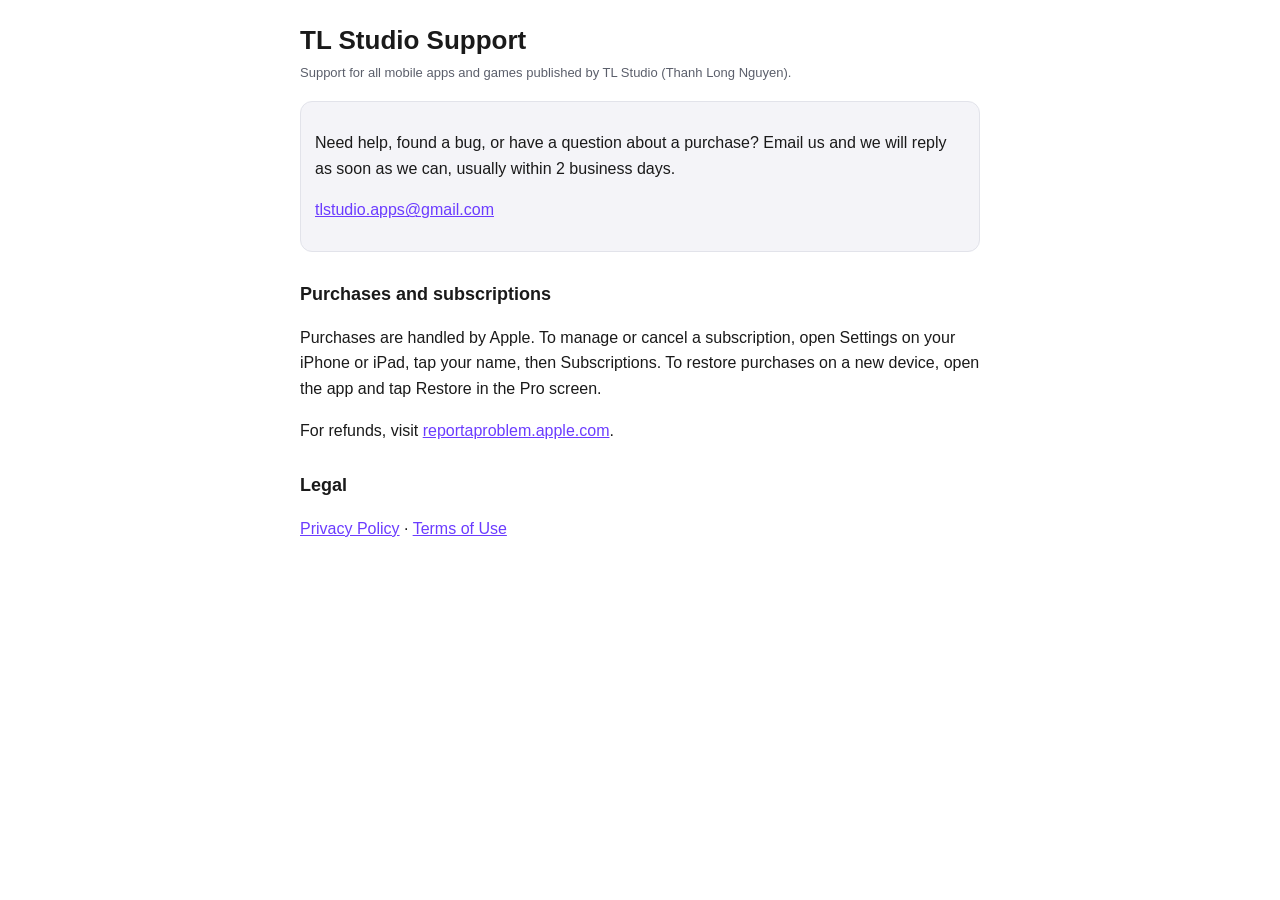
<file: index.html>
<!doctype html>
<html lang="en">
<head>
<meta charset="utf-8">
<meta name="viewport" content="width=device-width, initial-scale=1, viewport-fit=cover">
<title>TL Studio Support</title>
<link rel="stylesheet" href="legal.css">
</head>
<body>
<main>
<h1>TL Studio Support</h1>
<p class="meta">Support for all mobile apps and games published by TL Studio (Thanh Long Nguyen).</p>

<div class="card">
<p>Need help, found a bug, or have a question about a purchase? Email us and we will reply as soon as we can, usually within 2 business days.</p>
<p><a href="mailto:tlstudio.apps@gmail.com">tlstudio.apps@gmail.com</a></p>
</div>

<h2>Purchases and subscriptions</h2>
<p>Purchases are handled by Apple. To manage or cancel a subscription, open Settings on your iPhone or iPad, tap your name, then Subscriptions. To restore purchases on a new device, open the app and tap Restore in the Pro screen.</p>
<p>For refunds, visit <a href="https://reportaproblem.apple.com">reportaproblem.apple.com</a>.</p>

<h2>Legal</h2>
<p><a href="privacy.html">Privacy Policy</a> · <a href="terms.html">Terms of Use</a></p>
</main>
</body>
</html>
</file>
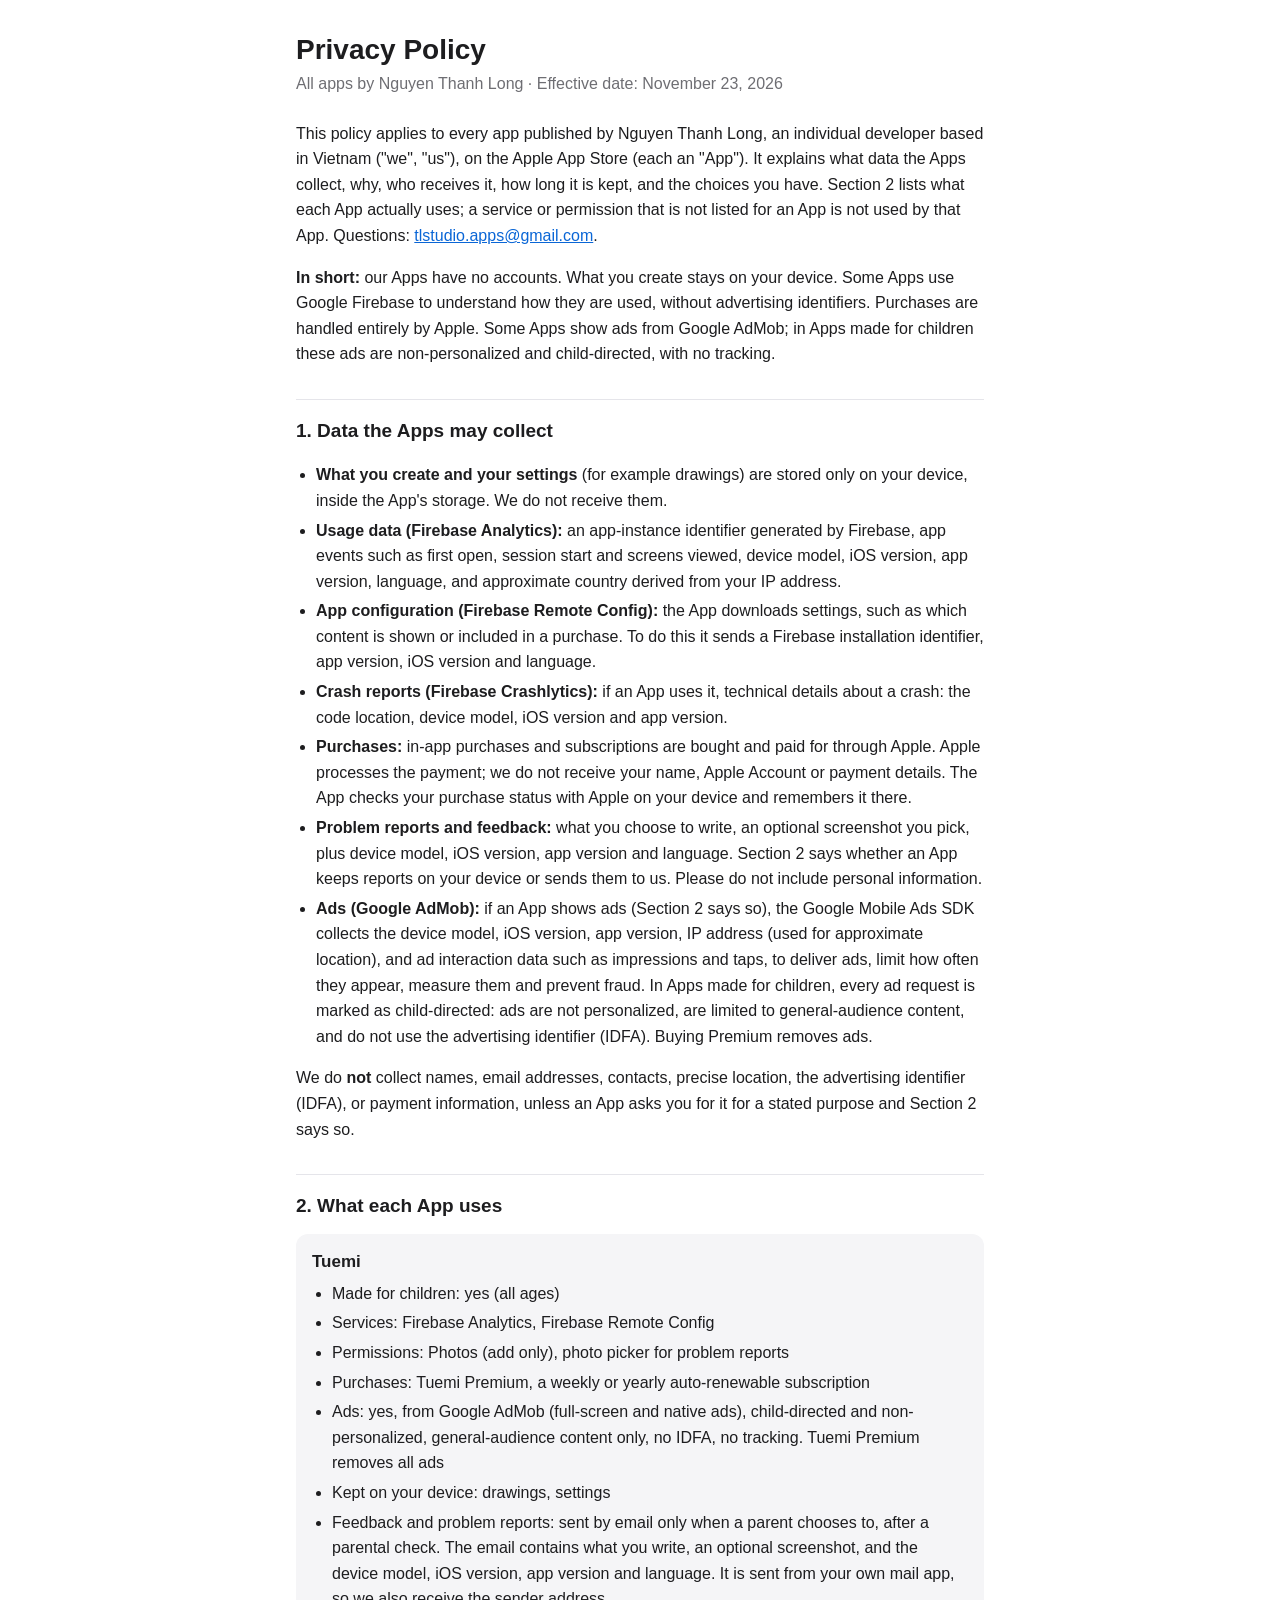
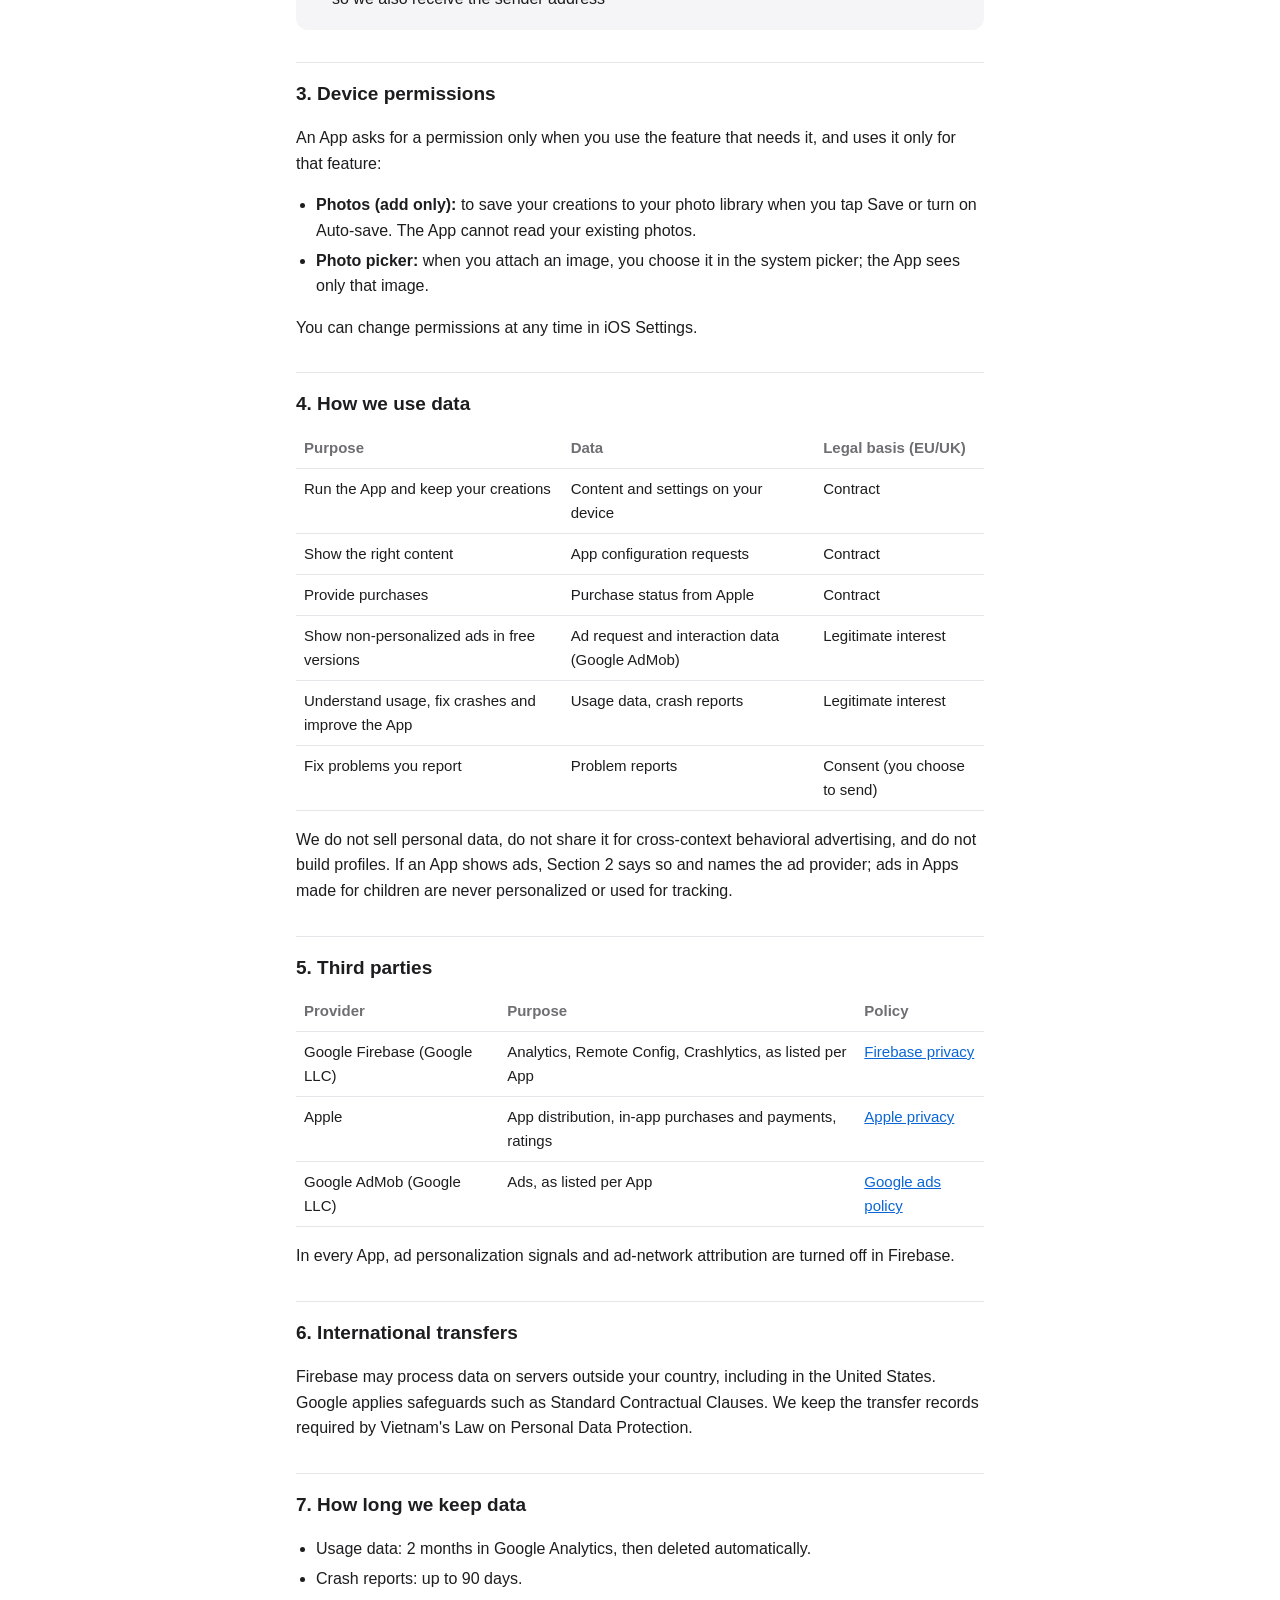
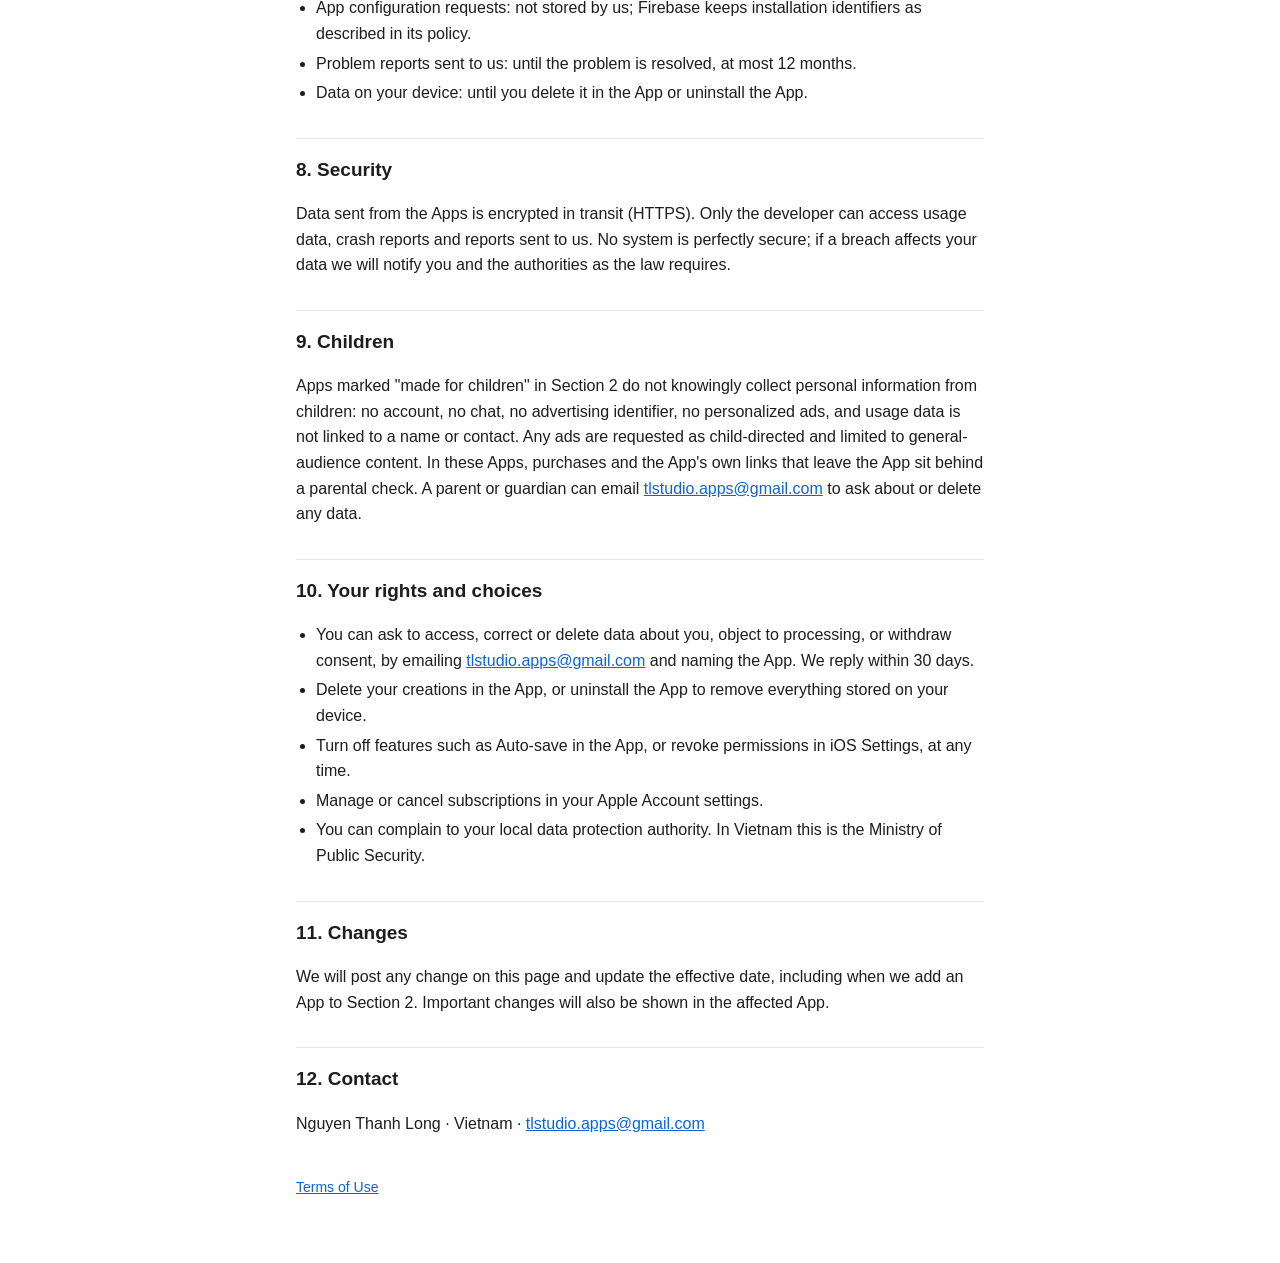
<file: privacy/index.html>
<!doctype html>
<html lang="en">
<head>
<meta charset="utf-8">
<meta name="viewport" content="width=device-width, initial-scale=1">
<title>Privacy Policy</title>
<link rel="stylesheet" href="../style.css">
</head>
<body>
<main>
  <h1>Privacy Policy</h1>
  <p class="meta">All apps by Nguyen Thanh Long · Effective date: November 23, 2026</p>

  <p>This policy applies to every app published by Nguyen Thanh Long, an individual developer based in Vietnam ("we", "us"), on the Apple App Store (each an "App"). It explains what data the Apps collect, why, who receives it, how long it is kept, and the choices you have. Section 2 lists what each App actually uses; a service or permission that is not listed for an App is not used by that App. Questions: <a href="mailto:tlstudio.apps@gmail.com">tlstudio.apps@gmail.com</a>.</p>

  <p><strong>In short:</strong> our Apps have no accounts. What you create stays on your device. Some Apps use Google Firebase to understand how they are used, without advertising identifiers. Purchases are handled entirely by Apple. Some Apps show ads from Google AdMob; in Apps made for children these ads are non-personalized and child-directed, with no tracking.</p>

  <h2>1. Data the Apps may collect</h2>
  <ul>
    <li><strong>What you create and your settings</strong> (for example drawings) are stored only on your device, inside the App's storage. We do not receive them.</li>
    <li><strong>Usage data (Firebase Analytics):</strong> an app-instance identifier generated by Firebase, app events such as first open, session start and screens viewed, device model, iOS version, app version, language, and approximate country derived from your IP address.</li>
    <li><strong>App configuration (Firebase Remote Config):</strong> the App downloads settings, such as which content is shown or included in a purchase. To do this it sends a Firebase installation identifier, app version, iOS version and language.</li>
    <li><strong>Crash reports (Firebase Crashlytics):</strong> if an App uses it, technical details about a crash: the code location, device model, iOS version and app version.</li>
    <li><strong>Purchases:</strong> in-app purchases and subscriptions are bought and paid for through Apple. Apple processes the payment; we do not receive your name, Apple Account or payment details. The App checks your purchase status with Apple on your device and remembers it there.</li>
    <li><strong>Problem reports and feedback:</strong> what you choose to write, an optional screenshot you pick, plus device model, iOS version, app version and language. Section 2 says whether an App keeps reports on your device or sends them to us. Please do not include personal information.</li>
    <li><strong>Ads (Google AdMob):</strong> if an App shows ads (Section 2 says so), the Google Mobile Ads SDK collects the device model, iOS version, app version, IP address (used for approximate location), and ad interaction data such as impressions and taps, to deliver ads, limit how often they appear, measure them and prevent fraud. In Apps made for children, every ad request is marked as child-directed: ads are not personalized, are limited to general-audience content, and do not use the advertising identifier (IDFA). Buying Premium removes ads.</li>
  </ul>
  <p>We do <strong>not</strong> collect names, email addresses, contacts, precise location, the advertising identifier (IDFA), or payment information, unless an App asks you for it for a stated purpose and Section 2 says so.</p>

  <h2>2. What each App uses</h2>
  <!-- Thêm app mới: copy 1 khối <div class="app"> bên dưới, chỉ ghi đúng những gì app đó dùng.
       Dịch vụ / quyền không ghi ở khối của app = app không dùng. Đổi "Effective date" ở đầu trang. -->
  <div class="app">
    <h3>Tuemi</h3>
    <ul>
      <li>Made for children: yes (all ages)</li>
      <li>Services: Firebase Analytics, Firebase Remote Config</li>
      <li>Permissions: Photos (add only), photo picker for problem reports</li>
      <li>Purchases: Tuemi Premium, a weekly or yearly auto-renewable subscription</li>
      <li>Ads: yes, from Google AdMob (full-screen and native ads), child-directed and non-personalized, general-audience content only, no IDFA, no tracking. Tuemi Premium removes all ads</li>
      <li>Kept on your device: drawings, settings</li>
      <li>Feedback and problem reports: sent by email only when a parent chooses to, after a parental check. The email contains what you write, an optional screenshot, and the device model, iOS version, app version and language. It is sent from your own mail app, so we also receive the sender address</li>
    </ul>
  </div>

  <h2>3. Device permissions</h2>
  <p>An App asks for a permission only when you use the feature that needs it, and uses it only for that feature:</p>
  <ul>
    <li><strong>Photos (add only):</strong> to save your creations to your photo library when you tap Save or turn on Auto-save. The App cannot read your existing photos.</li>
    <li><strong>Photo picker:</strong> when you attach an image, you choose it in the system picker; the App sees only that image.</li>
  </ul>
  <p>You can change permissions at any time in iOS Settings.</p>

  <h2>4. How we use data</h2>
  <table>
    <tr><th>Purpose</th><th>Data</th><th>Legal basis (EU/UK)</th></tr>
    <tr><td>Run the App and keep your creations</td><td>Content and settings on your device</td><td>Contract</td></tr>
    <tr><td>Show the right content</td><td>App configuration requests</td><td>Contract</td></tr>
    <tr><td>Provide purchases</td><td>Purchase status from Apple</td><td>Contract</td></tr>
    <tr><td>Show non-personalized ads in free versions</td><td>Ad request and interaction data (Google AdMob)</td><td>Legitimate interest</td></tr>
    <tr><td>Understand usage, fix crashes and improve the App</td><td>Usage data, crash reports</td><td>Legitimate interest</td></tr>
    <tr><td>Fix problems you report</td><td>Problem reports</td><td>Consent (you choose to send)</td></tr>
  </table>
  <p>We do not sell personal data, do not share it for cross-context behavioral advertising, and do not build profiles. If an App shows ads, Section 2 says so and names the ad provider; ads in Apps made for children are never personalized or used for tracking.</p>

  <h2>5. Third parties</h2>
  <table>
    <tr><th>Provider</th><th>Purpose</th><th>Policy</th></tr>
    <tr><td>Google Firebase (Google LLC)</td><td>Analytics, Remote Config, Crashlytics, as listed per App</td><td><a href="https://firebase.google.com/support/privacy">Firebase privacy</a></td></tr>
    <tr><td>Apple</td><td>App distribution, in-app purchases and payments, ratings</td><td><a href="https://www.apple.com/legal/privacy/">Apple privacy</a></td></tr>
    <tr><td>Google AdMob (Google LLC)</td><td>Ads, as listed per App</td><td><a href="https://policies.google.com/technologies/ads">Google ads policy</a></td></tr>
  </table>
  <p>In every App, ad personalization signals and ad-network attribution are turned off in Firebase.</p>

  <h2>6. International transfers</h2>
  <p>Firebase may process data on servers outside your country, including in the United States. Google applies safeguards such as Standard Contractual Clauses. We keep the transfer records required by Vietnam's Law on Personal Data Protection.</p>

  <h2>7. How long we keep data</h2>
  <ul>
    <li>Usage data: 2 months in Google Analytics, then deleted automatically.</li>
    <li>Crash reports: up to 90 days.</li>
    <li>App configuration requests: not stored by us; Firebase keeps installation identifiers as described in its policy.</li>
    <li>Problem reports sent to us: until the problem is resolved, at most 12 months.</li>
    <li>Data on your device: until you delete it in the App or uninstall the App.</li>
  </ul>

  <h2>8. Security</h2>
  <p>Data sent from the Apps is encrypted in transit (HTTPS). Only the developer can access usage data, crash reports and reports sent to us. No system is perfectly secure; if a breach affects your data we will notify you and the authorities as the law requires.</p>

  <h2>9. Children</h2>
  <p>Apps marked "made for children" in Section 2 do not knowingly collect personal information from children: no account, no chat, no advertising identifier, no personalized ads, and usage data is not linked to a name or contact. Any ads are requested as child-directed and limited to general-audience content. In these Apps, purchases and the App's own links that leave the App sit behind a parental check. A parent or guardian can email <a href="mailto:tlstudio.apps@gmail.com">tlstudio.apps@gmail.com</a> to ask about or delete any data.</p>

  <h2>10. Your rights and choices</h2>
  <ul>
    <li>You can ask to access, correct or delete data about you, object to processing, or withdraw consent, by emailing <a href="mailto:tlstudio.apps@gmail.com">tlstudio.apps@gmail.com</a> and naming the App. We reply within 30 days.</li>
    <li>Delete your creations in the App, or uninstall the App to remove everything stored on your device.</li>
    <li>Turn off features such as Auto-save in the App, or revoke permissions in iOS Settings, at any time.</li>
    <li>Manage or cancel subscriptions in your Apple Account settings.</li>
    <li>You can complain to your local data protection authority. In Vietnam this is the Ministry of Public Security.</li>
  </ul>

  <h2>11. Changes</h2>
  <p>We will post any change on this page and update the effective date, including when we add an App to Section 2. Important changes will also be shown in the affected App.</p>

  <h2>12. Contact</h2>
  <p>Nguyen Thanh Long · Vietnam · <a href="mailto:tlstudio.apps@gmail.com">tlstudio.apps@gmail.com</a></p>

  <footer><a href="../terms/">Terms of Use</a></footer>
</main>
</body>
</html>
</file>
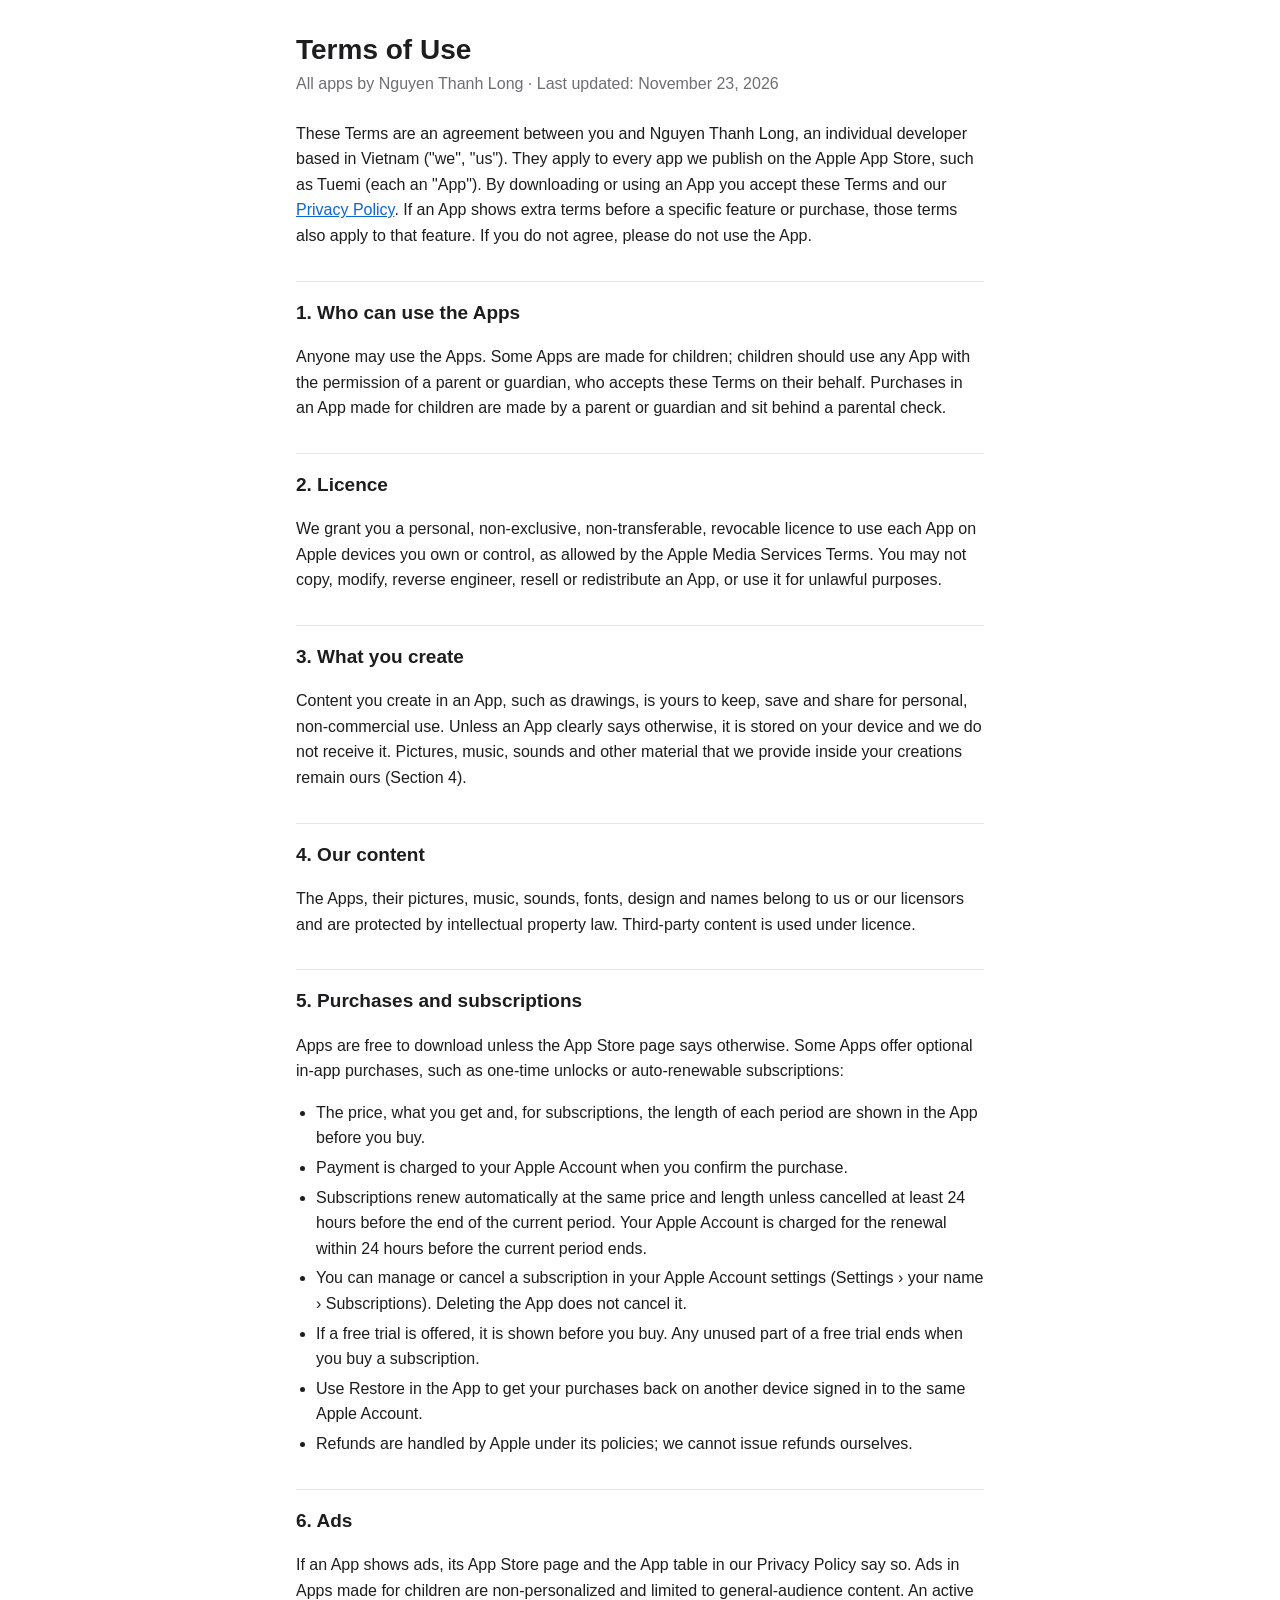
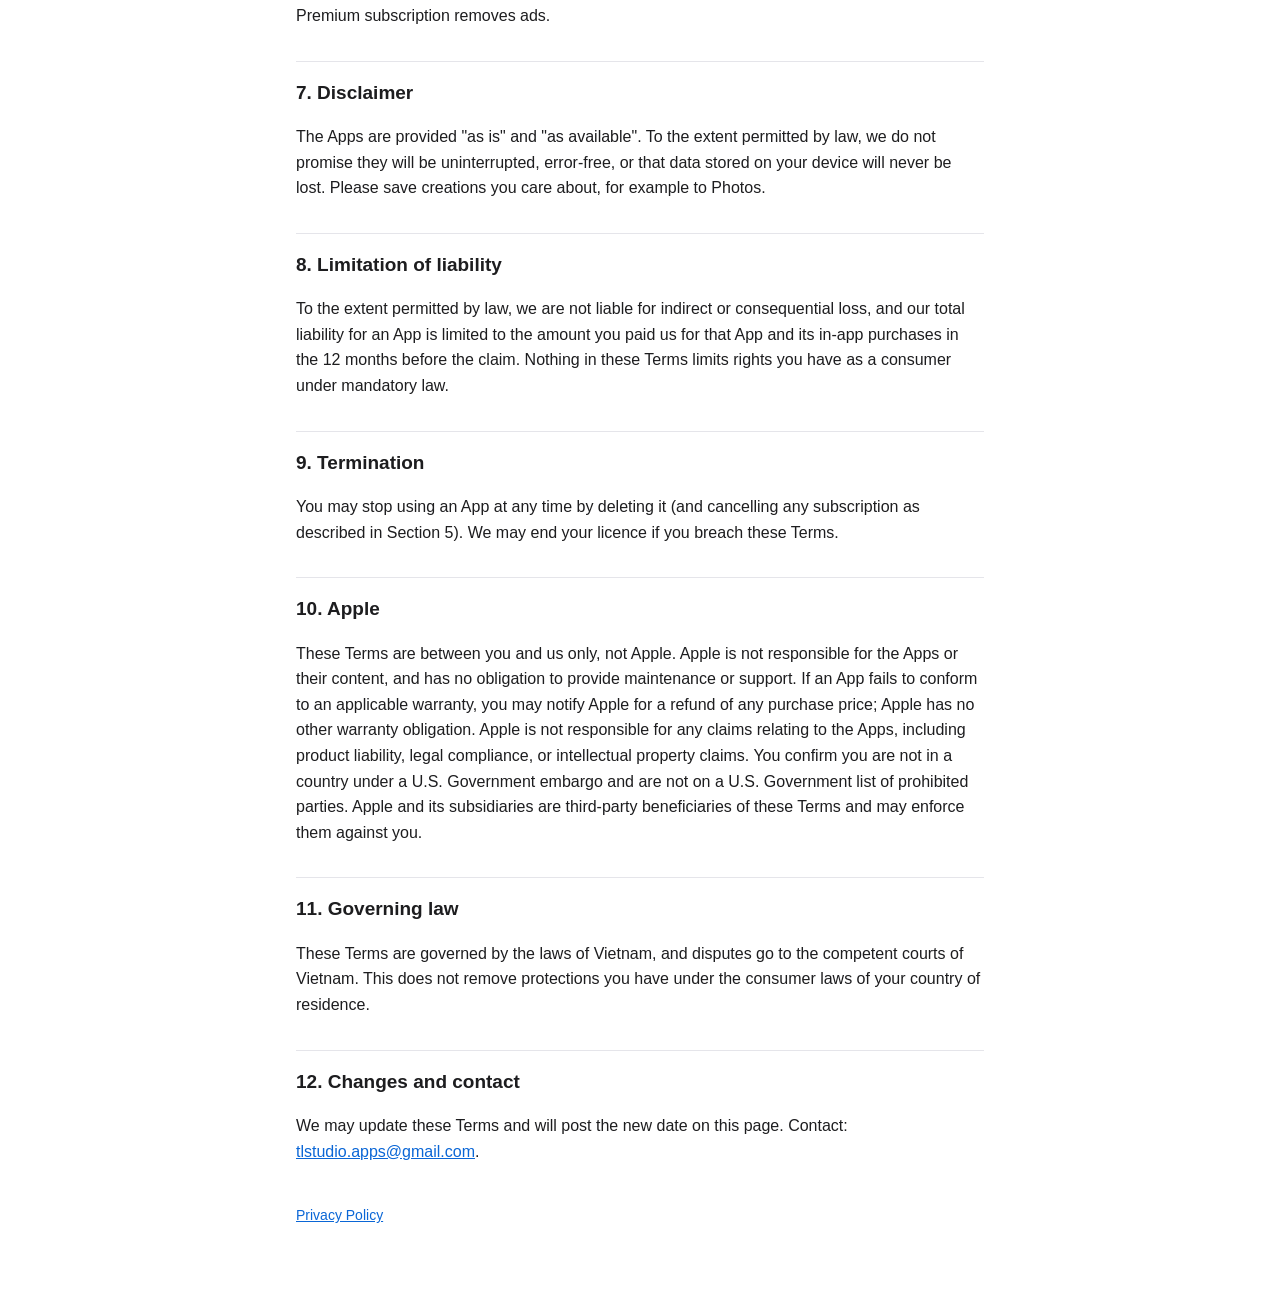
<file: terms/index.html>
<!doctype html>
<html lang="en">
<head>
<meta charset="utf-8">
<meta name="viewport" content="width=device-width, initial-scale=1">
<title>Terms of Use</title>
<link rel="stylesheet" href="../style.css">
</head>
<body>
<main>
  <h1>Terms of Use</h1>
  <p class="meta">All apps by Nguyen Thanh Long · Last updated: November 23, 2026</p>

  <p>These Terms are an agreement between you and Nguyen Thanh Long, an individual developer based in Vietnam ("we", "us"). They apply to every app we publish on the Apple App Store, such as Tuemi (each an "App"). By downloading or using an App you accept these Terms and our <a href="../privacy/">Privacy Policy</a>. If an App shows extra terms before a specific feature or purchase, those terms also apply to that feature. If you do not agree, please do not use the App.</p>

  <h2>1. Who can use the Apps</h2>
  <p>Anyone may use the Apps. Some Apps are made for children; children should use any App with the permission of a parent or guardian, who accepts these Terms on their behalf. Purchases in an App made for children are made by a parent or guardian and sit behind a parental check.</p>

  <h2>2. Licence</h2>
  <p>We grant you a personal, non-exclusive, non-transferable, revocable licence to use each App on Apple devices you own or control, as allowed by the Apple Media Services Terms. You may not copy, modify, reverse engineer, resell or redistribute an App, or use it for unlawful purposes.</p>

  <h2>3. What you create</h2>
  <p>Content you create in an App, such as drawings, is yours to keep, save and share for personal, non-commercial use. Unless an App clearly says otherwise, it is stored on your device and we do not receive it. Pictures, music, sounds and other material that we provide inside your creations remain ours (Section 4).</p>

  <h2>4. Our content</h2>
  <p>The Apps, their pictures, music, sounds, fonts, design and names belong to us or our licensors and are protected by intellectual property law. Third-party content is used under licence.</p>

  <h2>5. Purchases and subscriptions</h2>
  <p>Apps are free to download unless the App Store page says otherwise. Some Apps offer optional in-app purchases, such as one-time unlocks or auto-renewable subscriptions:</p>
  <ul>
    <li>The price, what you get and, for subscriptions, the length of each period are shown in the App before you buy.</li>
    <li>Payment is charged to your Apple Account when you confirm the purchase.</li>
    <li>Subscriptions renew automatically at the same price and length unless cancelled at least 24 hours before the end of the current period. Your Apple Account is charged for the renewal within 24 hours before the current period ends.</li>
    <li>You can manage or cancel a subscription in your Apple Account settings (Settings › your name › Subscriptions). Deleting the App does not cancel it.</li>
    <li>If a free trial is offered, it is shown before you buy. Any unused part of a free trial ends when you buy a subscription.</li>
    <li>Use Restore in the App to get your purchases back on another device signed in to the same Apple Account.</li>
    <li>Refunds are handled by Apple under its policies; we cannot issue refunds ourselves.</li>
  </ul>

  <h2>6. Ads</h2>
  <p>If an App shows ads, its App Store page and the App table in our Privacy Policy say so. Ads in Apps made for children are non-personalized and limited to general-audience content. An active Premium subscription removes ads.</p>

  <h2>7. Disclaimer</h2>
  <p>The Apps are provided "as is" and "as available". To the extent permitted by law, we do not promise they will be uninterrupted, error-free, or that data stored on your device will never be lost. Please save creations you care about, for example to Photos.</p>

  <h2>8. Limitation of liability</h2>
  <p>To the extent permitted by law, we are not liable for indirect or consequential loss, and our total liability for an App is limited to the amount you paid us for that App and its in-app purchases in the 12 months before the claim. Nothing in these Terms limits rights you have as a consumer under mandatory law.</p>

  <h2>9. Termination</h2>
  <p>You may stop using an App at any time by deleting it (and cancelling any subscription as described in Section 5). We may end your licence if you breach these Terms.</p>

  <h2>10. Apple</h2>
  <p>These Terms are between you and us only, not Apple. Apple is not responsible for the Apps or their content, and has no obligation to provide maintenance or support. If an App fails to conform to an applicable warranty, you may notify Apple for a refund of any purchase price; Apple has no other warranty obligation. Apple is not responsible for any claims relating to the Apps, including product liability, legal compliance, or intellectual property claims. You confirm you are not in a country under a U.S. Government embargo and are not on a U.S. Government list of prohibited parties. Apple and its subsidiaries are third-party beneficiaries of these Terms and may enforce them against you.</p>

  <h2>11. Governing law</h2>
  <p>These Terms are governed by the laws of Vietnam, and disputes go to the competent courts of Vietnam. This does not remove protections you have under the consumer laws of your country of residence.</p>

  <h2>12. Changes and contact</h2>
  <p>We may update these Terms and will post the new date on this page. Contact: <a href="mailto:tlstudio.apps@gmail.com">tlstudio.apps@gmail.com</a>.</p>

  <footer><a href="../privacy/">Privacy Policy</a></footer>
</main>
</body>
</html>
</file>
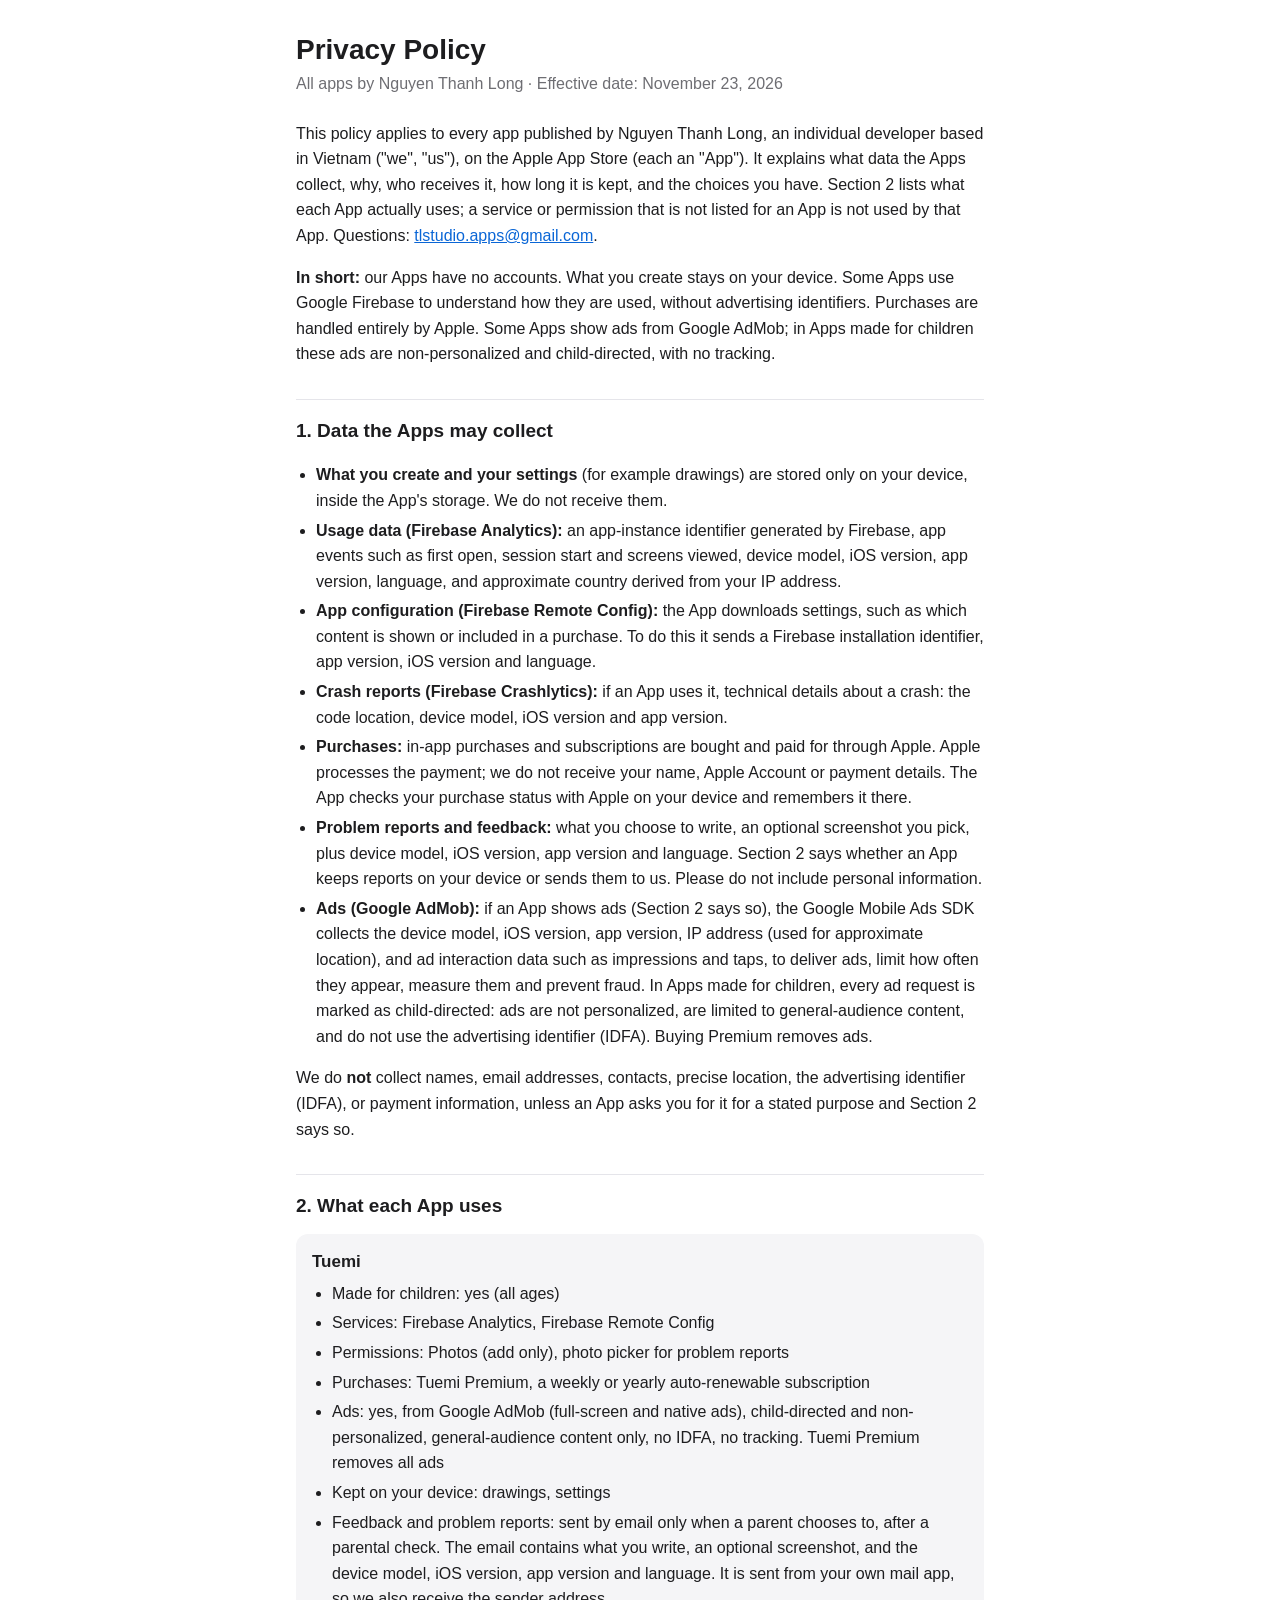
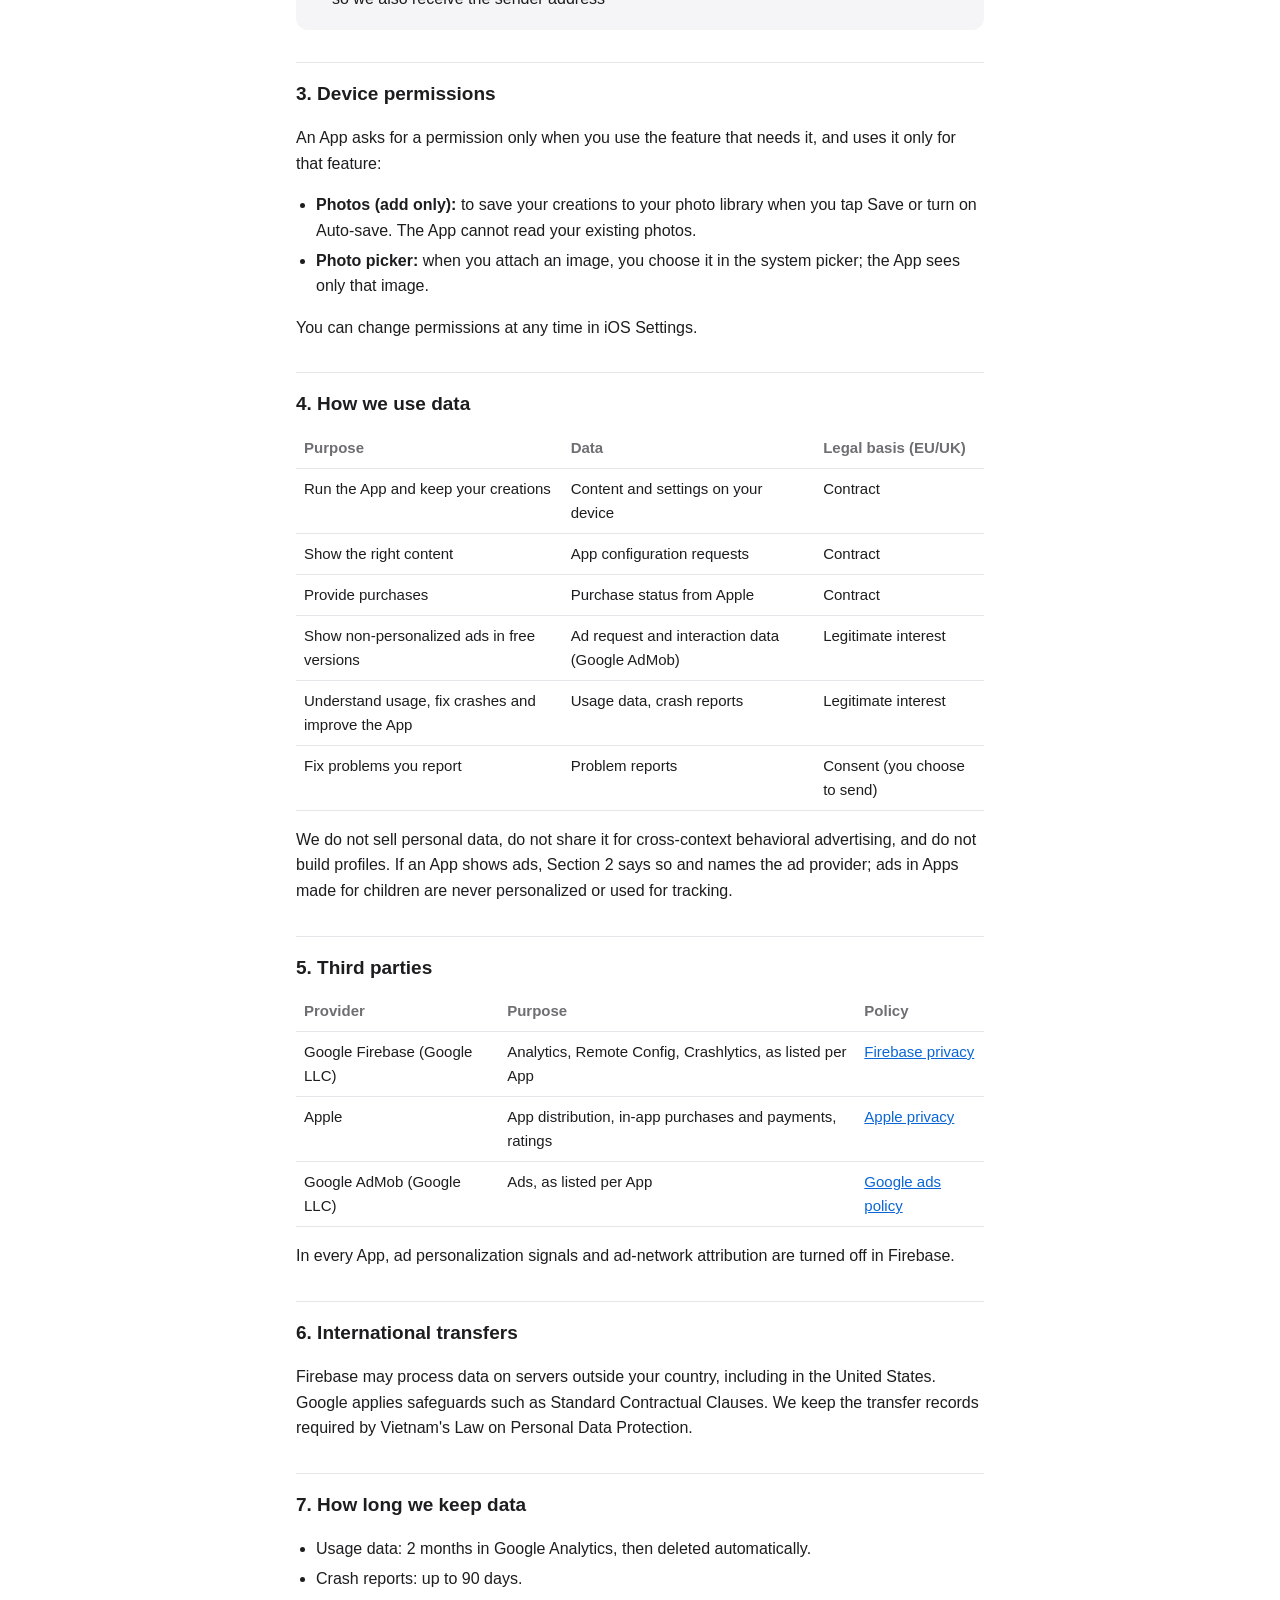
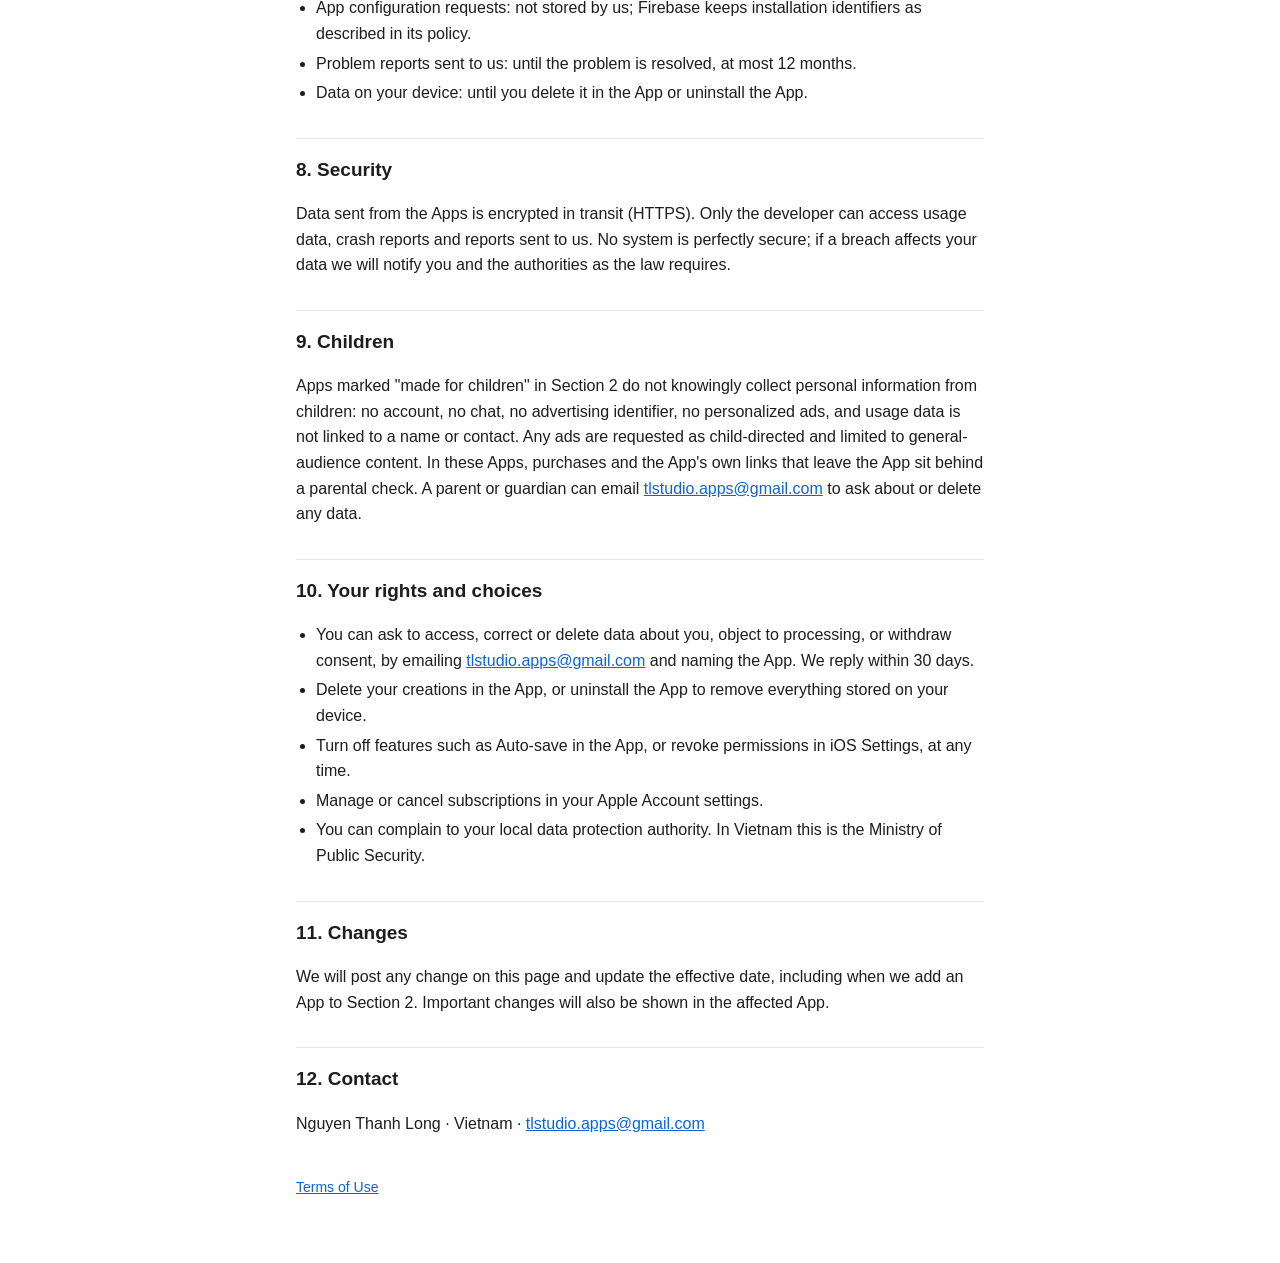
<file: tuemi/privacy/index.html>
<!doctype html>
<html lang="en">
<head>
<meta charset="utf-8">
<meta name="viewport" content="width=device-width, initial-scale=1">
<title>Privacy Policy</title>
<link rel="canonical" href="../../privacy/">
<meta http-equiv="refresh" content="0; url=../../privacy/">
</head>
<body>
<p>This page has moved to <a href="../../privacy/">Privacy Policy</a>, which covers all our apps.</p>
</body>
</html>
</file>
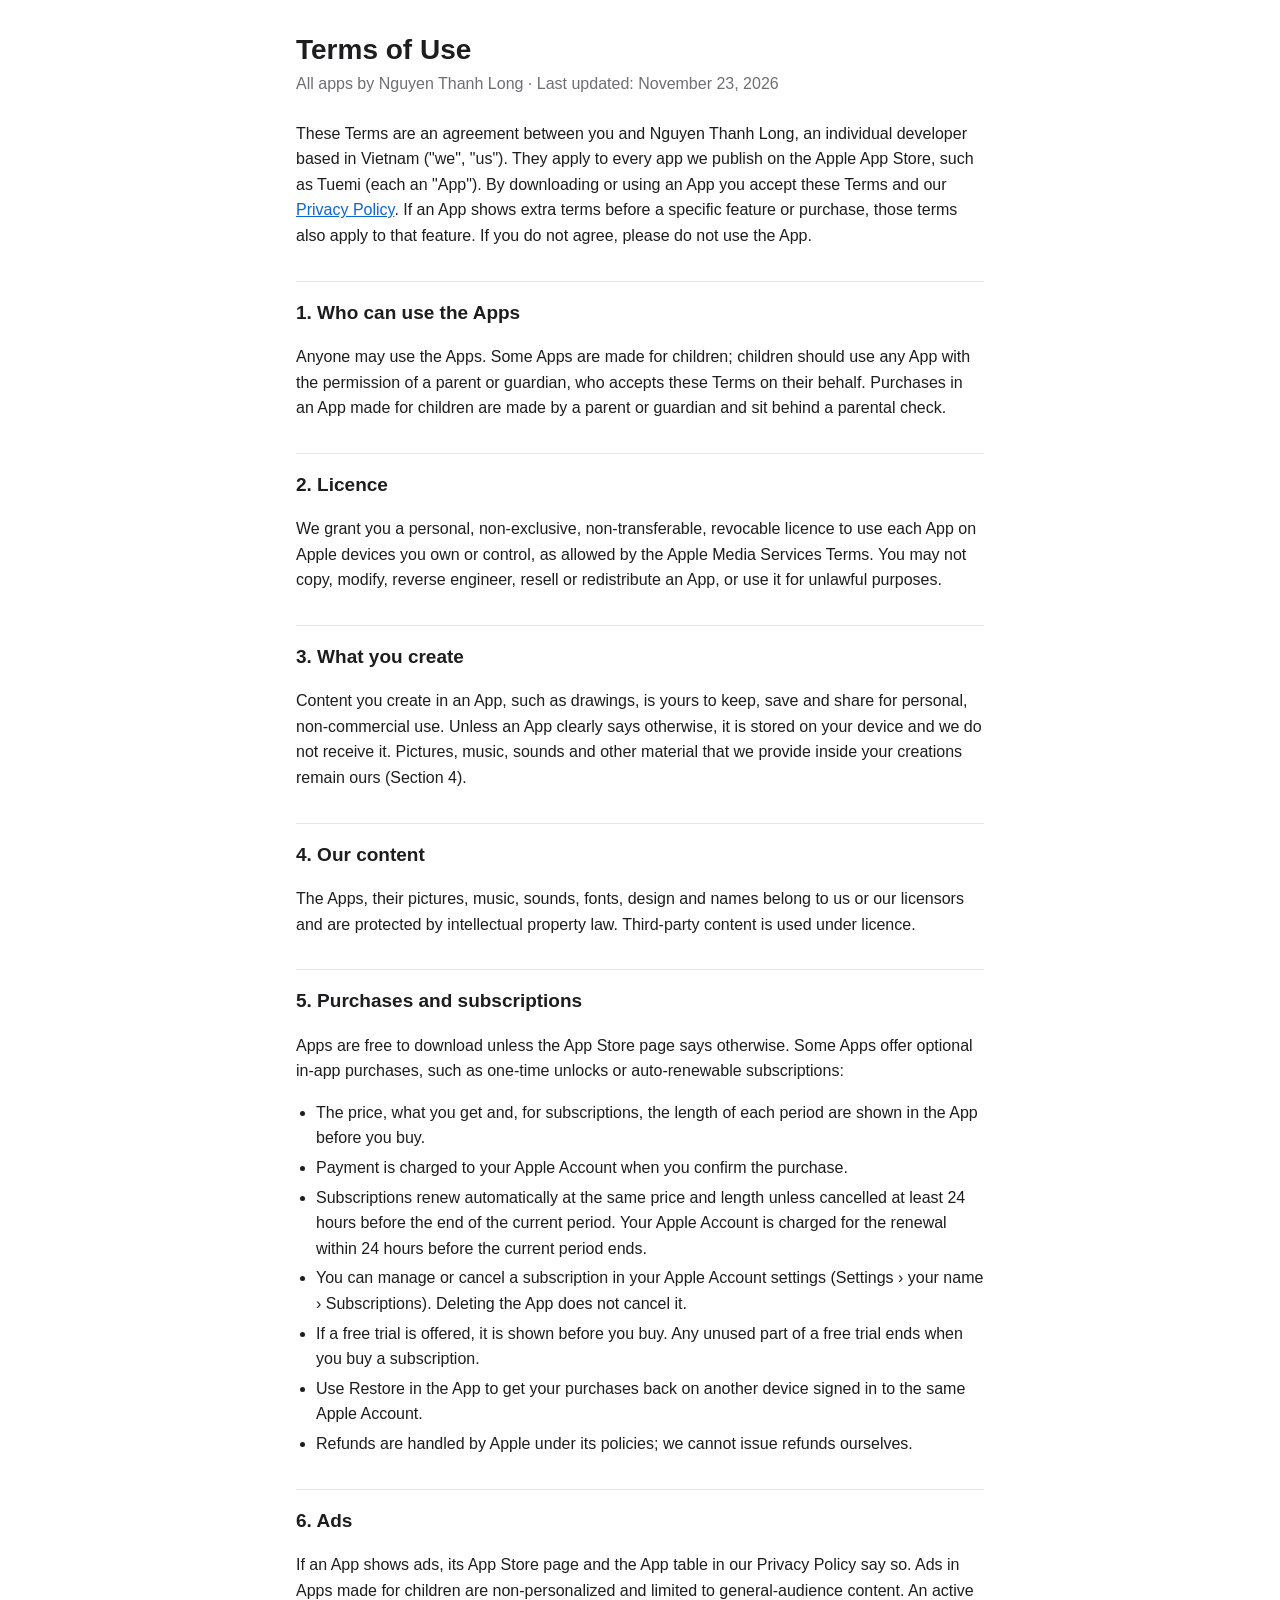
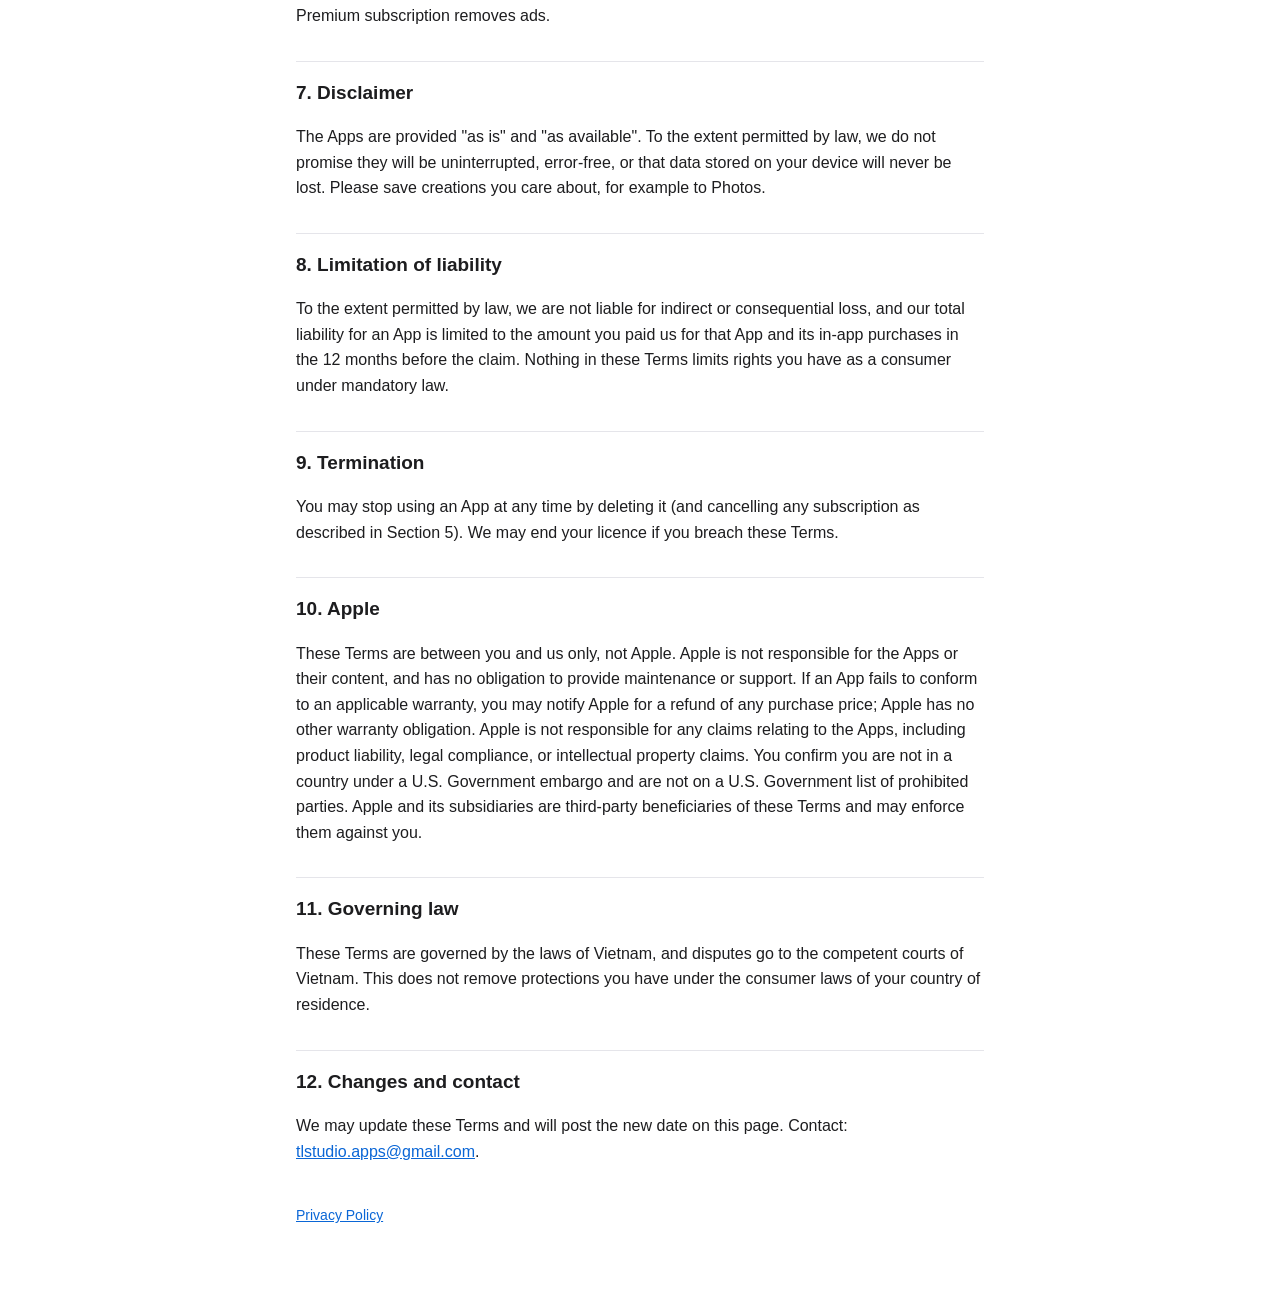
<file: tuemi/terms/index.html>
<!doctype html>
<html lang="en">
<head>
<meta charset="utf-8">
<meta name="viewport" content="width=device-width, initial-scale=1">
<title>Terms of Use</title>
<link rel="canonical" href="../../terms/">
<meta http-equiv="refresh" content="0; url=../../terms/">
</head>
<body>
<p>This page has moved to <a href="../../terms/">Terms of Use</a>, which covers all our apps.</p>
</body>
</html>
</file>
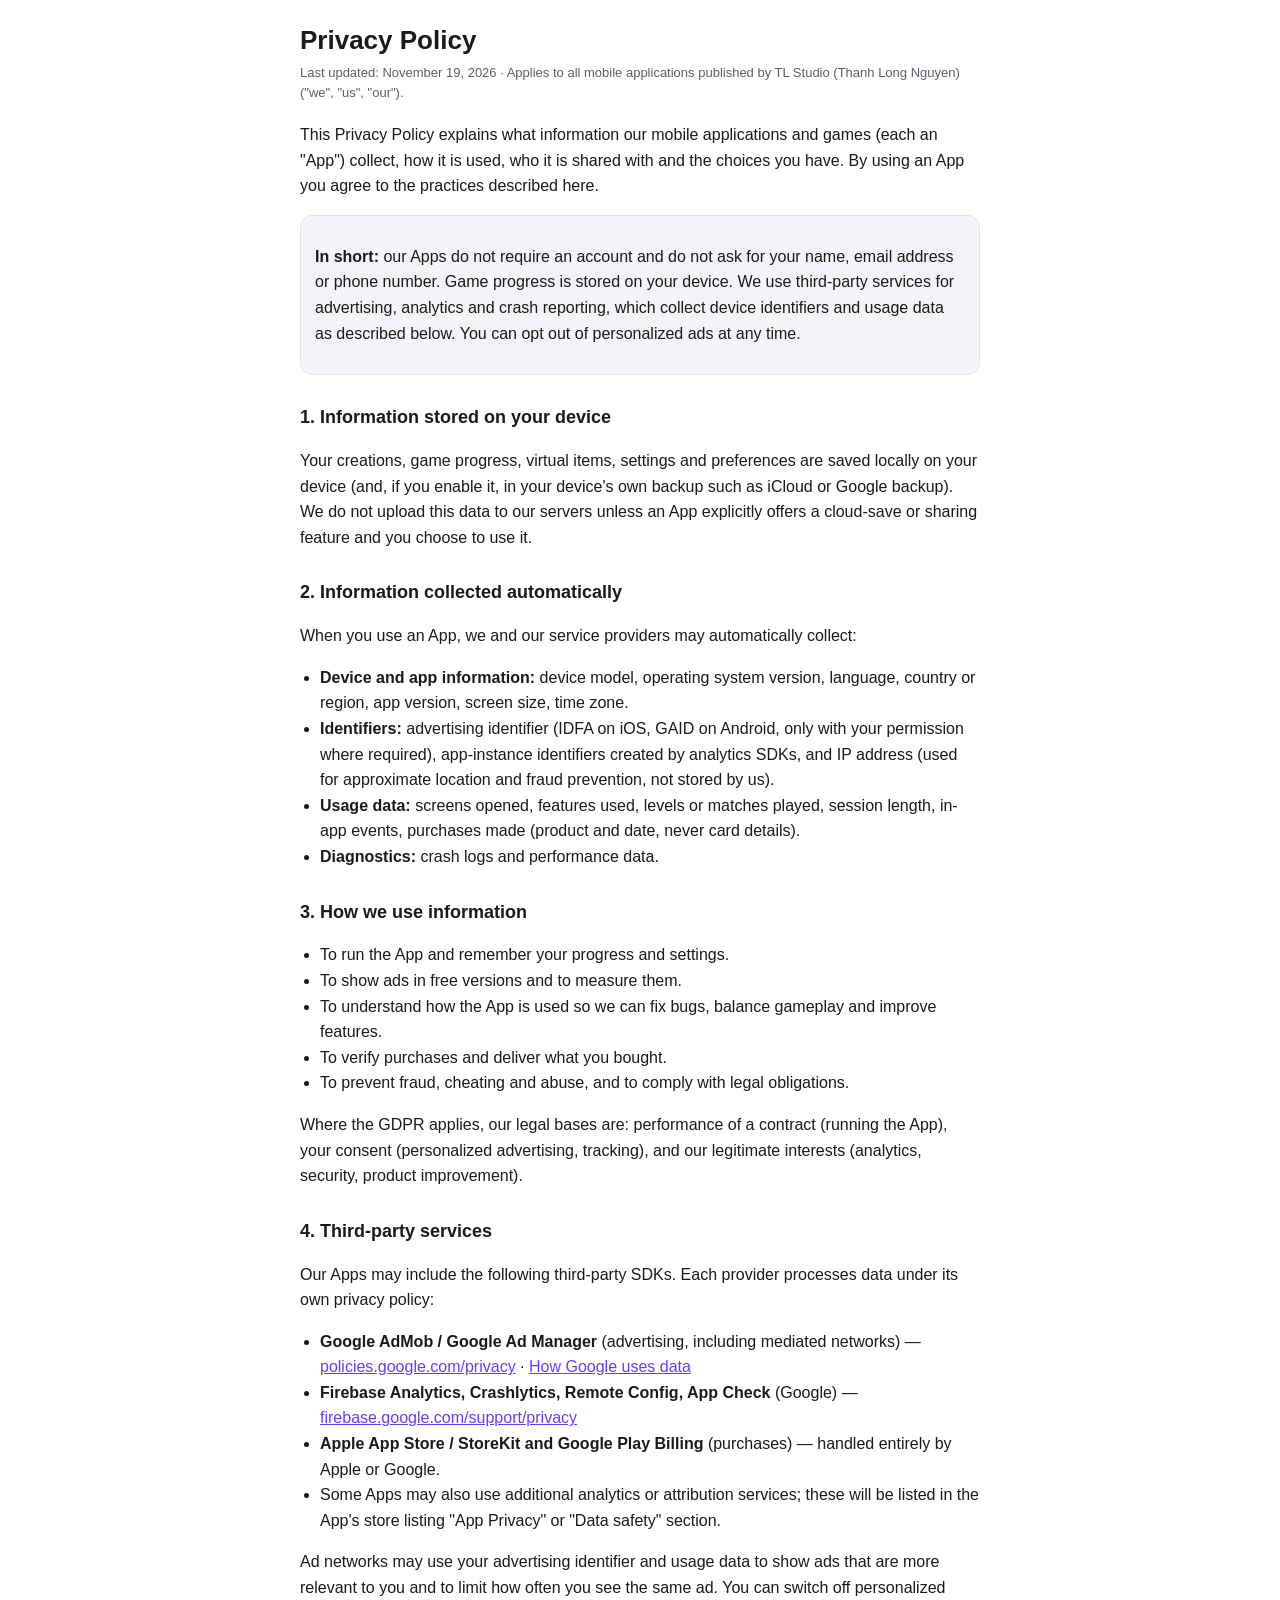
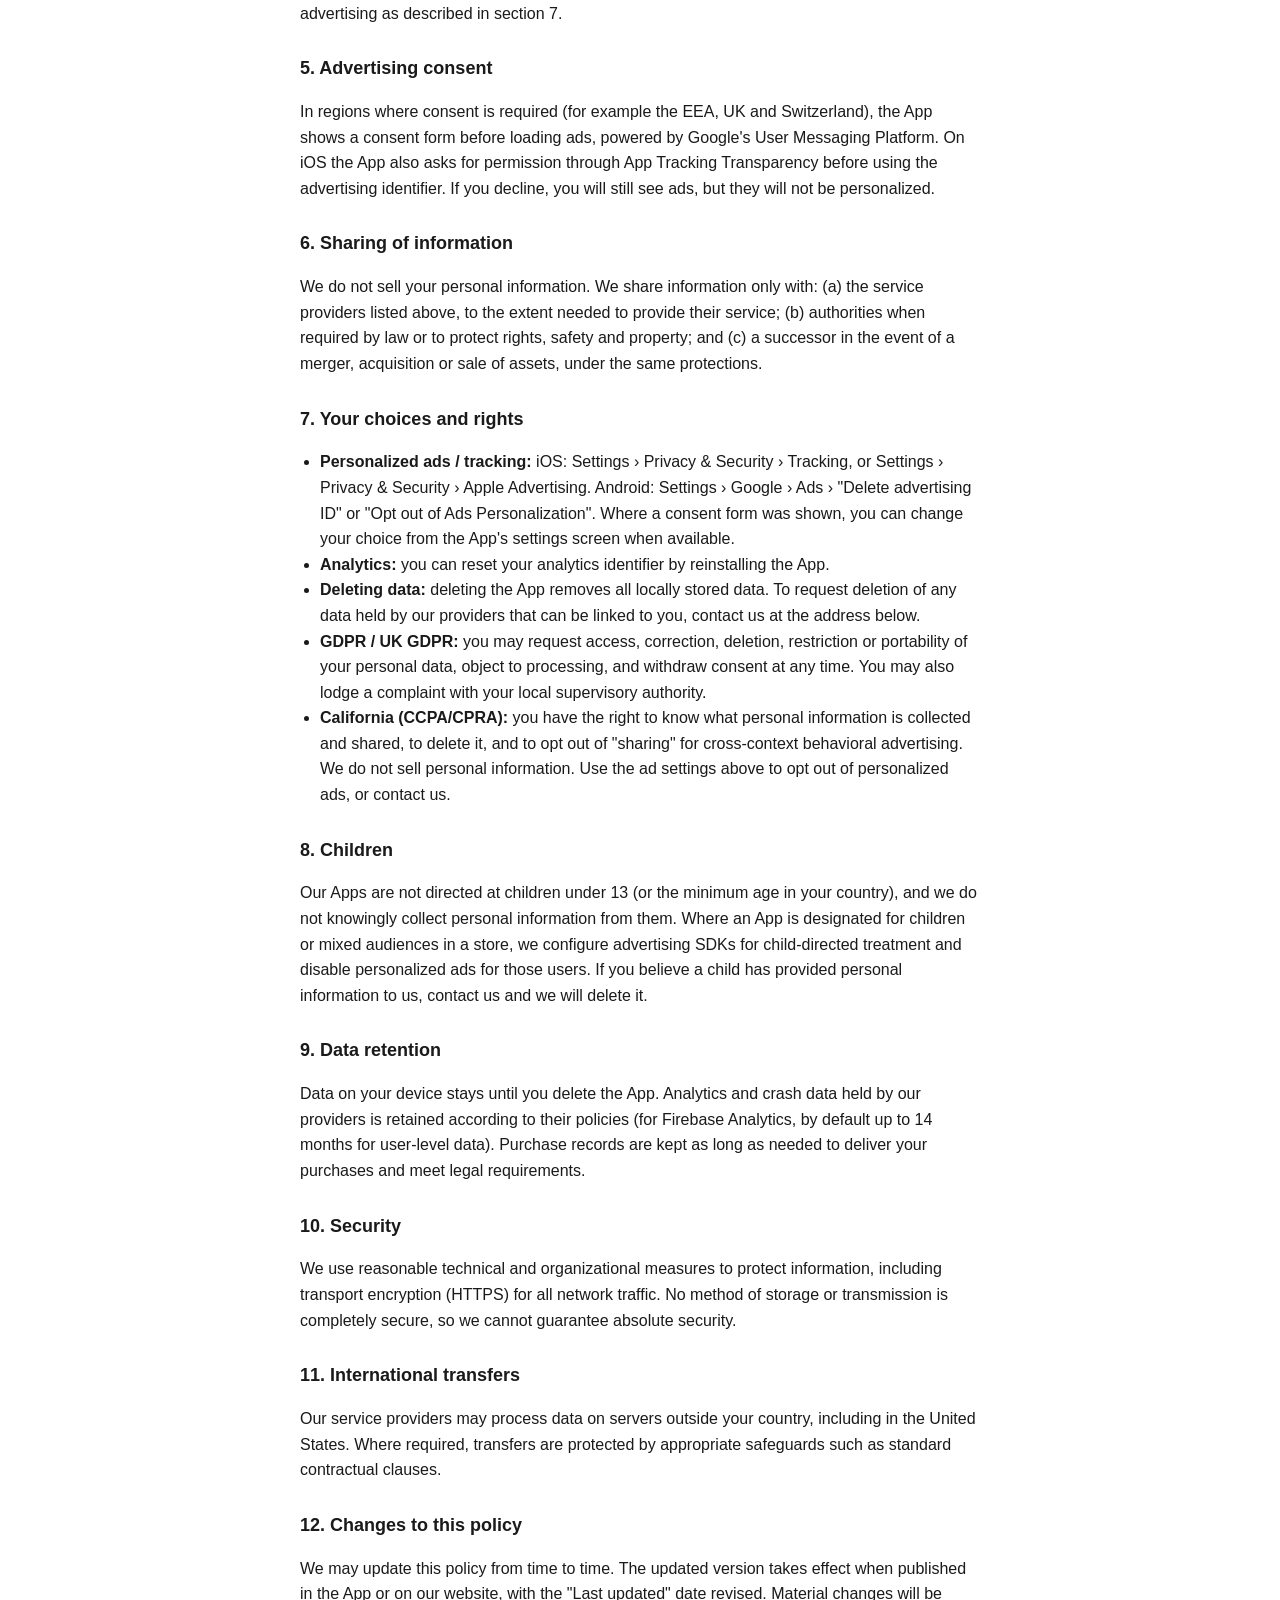
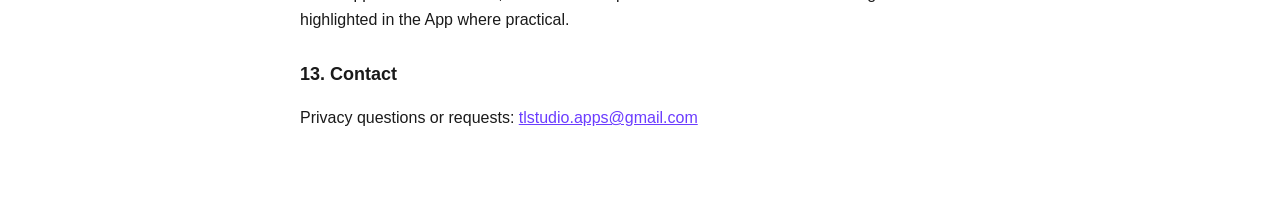
<file: privacy.html>
<!doctype html>
<html lang="en">
<head>
<meta charset="utf-8">
<meta name="viewport" content="width=device-width, initial-scale=1, viewport-fit=cover">
<title>Privacy Policy</title>
<link rel="stylesheet" href="legal.css">
</head>
<body>
<main>
<h1>Privacy Policy</h1>
<p class="meta">Last updated: November 19, 2026 · Applies to all mobile applications published by TL Studio (Thanh Long Nguyen) ("we", "us", "our").</p>

<p>This Privacy Policy explains what information our mobile applications and games (each an "App") collect, how it is used, who it is shared with and the choices you have. By using an App you agree to the practices described here.</p>

<div class="card">
<p><strong>In short:</strong> our Apps do not require an account and do not ask for your name, email address or phone number. Game progress is stored on your device. We use third-party services for advertising, analytics and crash reporting, which collect device identifiers and usage data as described below. You can opt out of personalized ads at any time.</p>
</div>

<h2>1. Information stored on your device</h2>
<p>Your creations, game progress, virtual items, settings and preferences are saved locally on your device (and, if you enable it, in your device's own backup such as iCloud or Google backup). We do not upload this data to our servers unless an App explicitly offers a cloud-save or sharing feature and you choose to use it.</p>

<h2>2. Information collected automatically</h2>
<p>When you use an App, we and our service providers may automatically collect:</p>
<ul>
  <li><strong>Device and app information:</strong> device model, operating system version, language, country or region, app version, screen size, time zone.</li>
  <li><strong>Identifiers:</strong> advertising identifier (IDFA on iOS, GAID on Android, only with your permission where required), app-instance identifiers created by analytics SDKs, and IP address (used for approximate location and fraud prevention, not stored by us).</li>
  <li><strong>Usage data:</strong> screens opened, features used, levels or matches played, session length, in-app events, purchases made (product and date, never card details).</li>
  <li><strong>Diagnostics:</strong> crash logs and performance data.</li>
</ul>

<h2>3. How we use information</h2>
<ul>
  <li>To run the App and remember your progress and settings.</li>
  <li>To show ads in free versions and to measure them.</li>
  <li>To understand how the App is used so we can fix bugs, balance gameplay and improve features.</li>
  <li>To verify purchases and deliver what you bought.</li>
  <li>To prevent fraud, cheating and abuse, and to comply with legal obligations.</li>
</ul>
<p>Where the GDPR applies, our legal bases are: performance of a contract (running the App), your consent (personalized advertising, tracking), and our legitimate interests (analytics, security, product improvement).</p>

<h2>4. Third-party services</h2>
<p>Our Apps may include the following third-party SDKs. Each provider processes data under its own privacy policy:</p>
<ul>
  <li><strong>Google AdMob / Google Ad Manager</strong> (advertising, including mediated networks) — <a href="https://policies.google.com/privacy">policies.google.com/privacy</a> · <a href="https://policies.google.com/technologies/partner-sites">How Google uses data</a></li>
  <li><strong>Firebase Analytics, Crashlytics, Remote Config, App Check</strong> (Google) — <a href="https://firebase.google.com/support/privacy">firebase.google.com/support/privacy</a></li>
  <li><strong>Apple App Store / StoreKit and Google Play Billing</strong> (purchases) — handled entirely by Apple or Google.</li>
  <li>Some Apps may also use additional analytics or attribution services; these will be listed in the App's store listing "App Privacy" or "Data safety" section.</li>
</ul>
<p>Ad networks may use your advertising identifier and usage data to show ads that are more relevant to you and to limit how often you see the same ad. You can switch off personalized advertising as described in section 7.</p>

<h2>5. Advertising consent</h2>
<p>In regions where consent is required (for example the EEA, UK and Switzerland), the App shows a consent form before loading ads, powered by Google's User Messaging Platform. On iOS the App also asks for permission through App Tracking Transparency before using the advertising identifier. If you decline, you will still see ads, but they will not be personalized.</p>

<h2>6. Sharing of information</h2>
<p>We do not sell your personal information. We share information only with: (a) the service providers listed above, to the extent needed to provide their service; (b) authorities when required by law or to protect rights, safety and property; and (c) a successor in the event of a merger, acquisition or sale of assets, under the same protections.</p>

<h2>7. Your choices and rights</h2>
<ul>
  <li><strong>Personalized ads / tracking:</strong> iOS: Settings › Privacy &amp; Security › Tracking, or Settings › Privacy &amp; Security › Apple Advertising. Android: Settings › Google › Ads › "Delete advertising ID" or "Opt out of Ads Personalization". Where a consent form was shown, you can change your choice from the App's settings screen when available.</li>
  <li><strong>Analytics:</strong> you can reset your analytics identifier by reinstalling the App.</li>
  <li><strong>Deleting data:</strong> deleting the App removes all locally stored data. To request deletion of any data held by our providers that can be linked to you, contact us at the address below.</li>
  <li><strong>GDPR / UK GDPR:</strong> you may request access, correction, deletion, restriction or portability of your personal data, object to processing, and withdraw consent at any time. You may also lodge a complaint with your local supervisory authority.</li>
  <li><strong>California (CCPA/CPRA):</strong> you have the right to know what personal information is collected and shared, to delete it, and to opt out of "sharing" for cross-context behavioral advertising. We do not sell personal information. Use the ad settings above to opt out of personalized ads, or contact us.</li>
</ul>

<h2>8. Children</h2>
<p>Our Apps are not directed at children under 13 (or the minimum age in your country), and we do not knowingly collect personal information from them. Where an App is designated for children or mixed audiences in a store, we configure advertising SDKs for child-directed treatment and disable personalized ads for those users. If you believe a child has provided personal information to us, contact us and we will delete it.</p>

<h2>9. Data retention</h2>
<p>Data on your device stays until you delete the App. Analytics and crash data held by our providers is retained according to their policies (for Firebase Analytics, by default up to 14 months for user-level data). Purchase records are kept as long as needed to deliver your purchases and meet legal requirements.</p>

<h2>10. Security</h2>
<p>We use reasonable technical and organizational measures to protect information, including transport encryption (HTTPS) for all network traffic. No method of storage or transmission is completely secure, so we cannot guarantee absolute security.</p>

<h2>11. International transfers</h2>
<p>Our service providers may process data on servers outside your country, including in the United States. Where required, transfers are protected by appropriate safeguards such as standard contractual clauses.</p>

<h2>12. Changes to this policy</h2>
<p>We may update this policy from time to time. The updated version takes effect when published in the App or on our website, with the "Last updated" date revised. Material changes will be highlighted in the App where practical.</p>

<h2>13. Contact</h2>
<p>Privacy questions or requests: <a href="mailto:tlstudio.apps@gmail.com">tlstudio.apps@gmail.com</a></p>
</section>

</main>
</body>
</html>
</file>
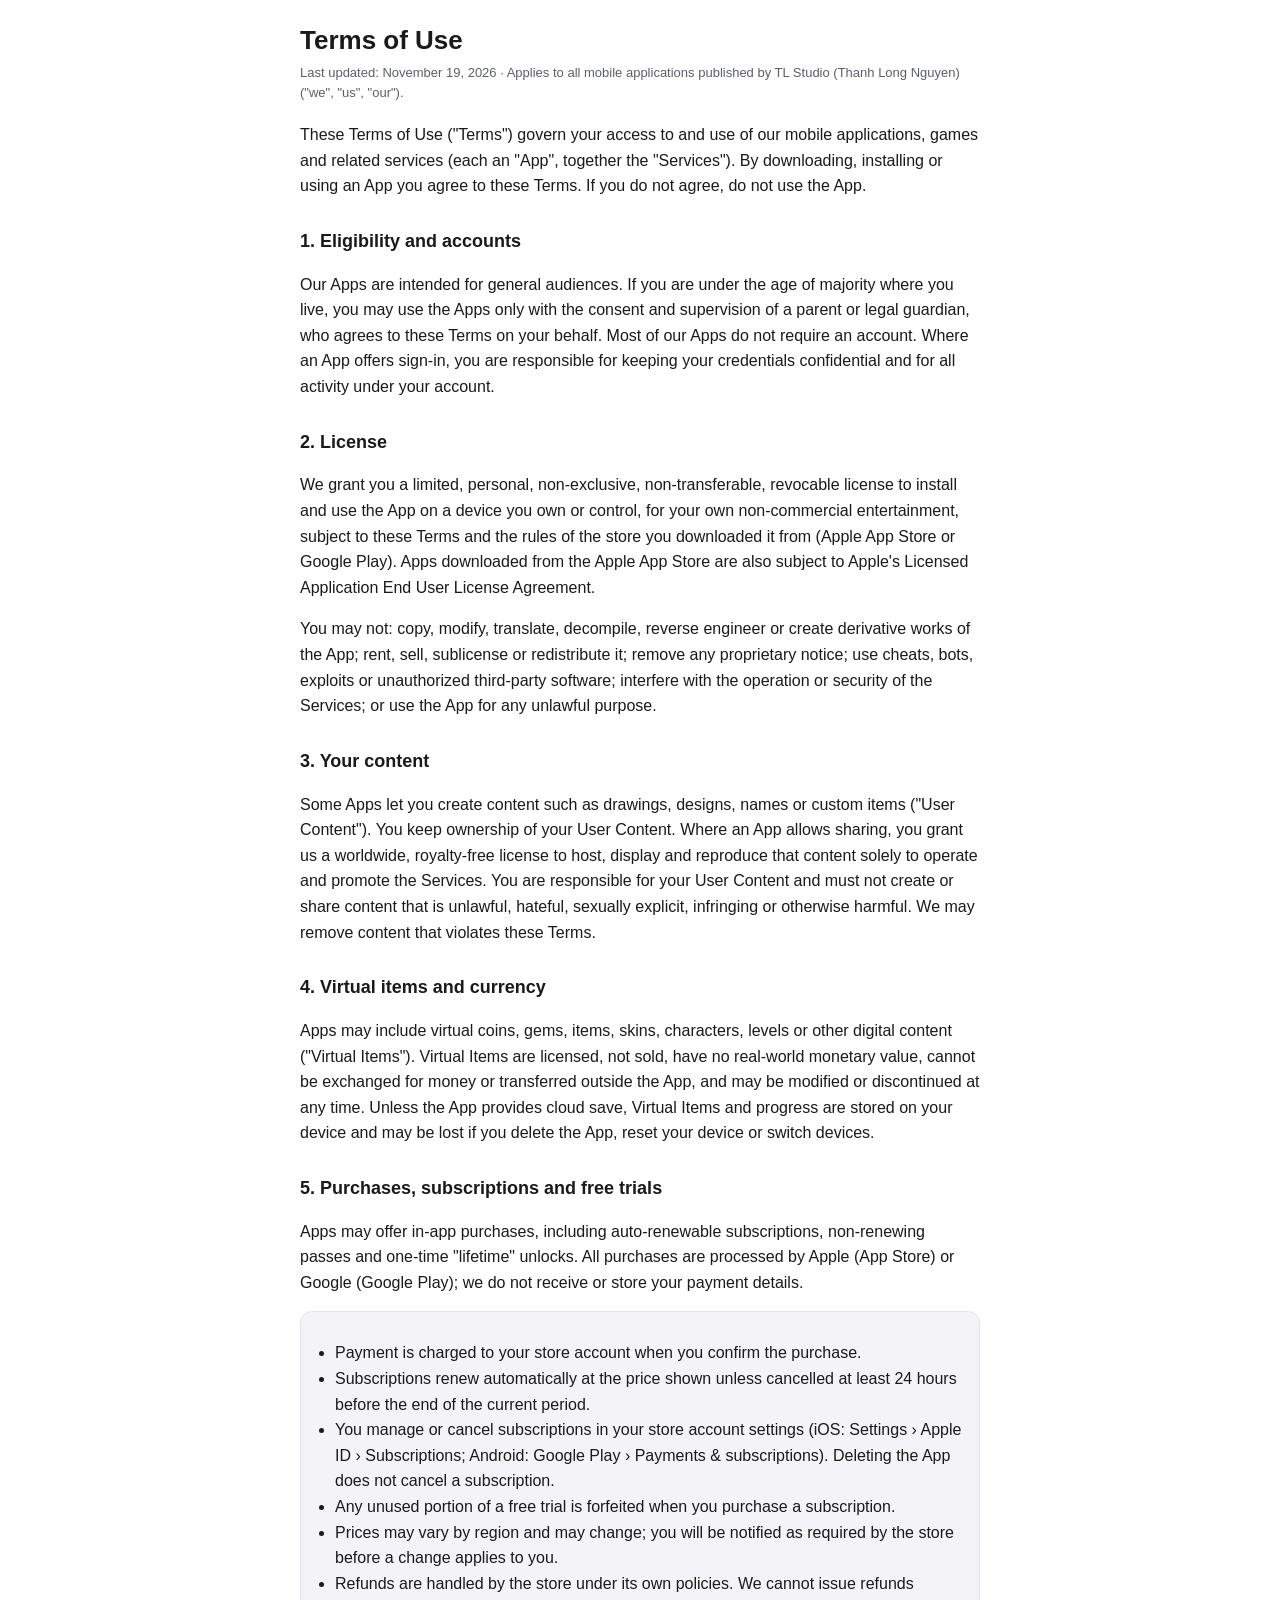
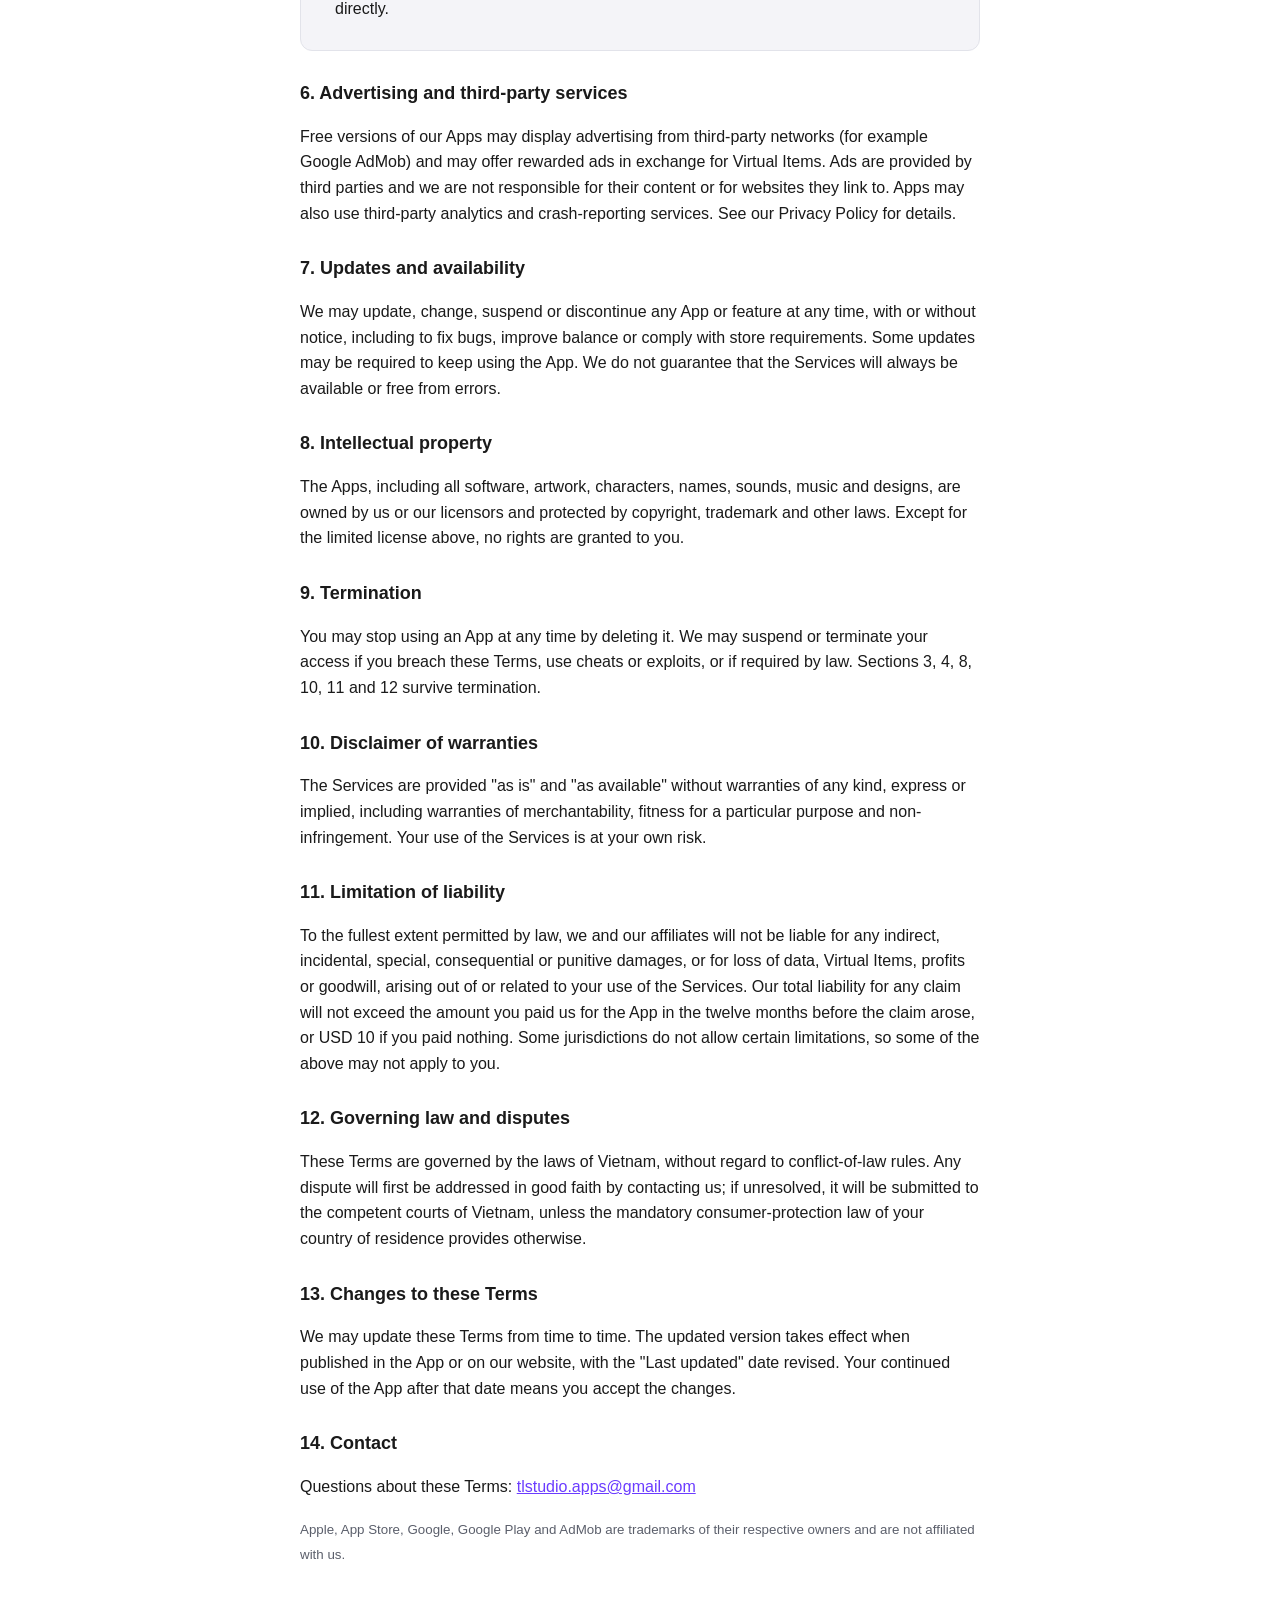
<file: terms.html>
<!doctype html>
<html lang="en">
<head>
<meta charset="utf-8">
<meta name="viewport" content="width=device-width, initial-scale=1, viewport-fit=cover">
<title>Terms of Use</title>
<link rel="stylesheet" href="legal.css">
</head>
<body>
<main>
<h1>Terms of Use</h1>
<p class="meta">Last updated: November 19, 2026 · Applies to all mobile applications published by TL Studio (Thanh Long Nguyen) ("we", "us", "our").</p>

<p>These Terms of Use ("Terms") govern your access to and use of our mobile applications, games and related services (each an "App", together the "Services"). By downloading, installing or using an App you agree to these Terms. If you do not agree, do not use the App.</p>

<h2>1. Eligibility and accounts</h2>
<p>Our Apps are intended for general audiences. If you are under the age of majority where you live, you may use the Apps only with the consent and supervision of a parent or legal guardian, who agrees to these Terms on your behalf. Most of our Apps do not require an account. Where an App offers sign-in, you are responsible for keeping your credentials confidential and for all activity under your account.</p>

<h2>2. License</h2>
<p>We grant you a limited, personal, non-exclusive, non-transferable, revocable license to install and use the App on a device you own or control, for your own non-commercial entertainment, subject to these Terms and the rules of the store you downloaded it from (Apple App Store or Google Play). Apps downloaded from the Apple App Store are also subject to Apple's Licensed Application End User License Agreement.</p>
<p>You may not: copy, modify, translate, decompile, reverse engineer or create derivative works of the App; rent, sell, sublicense or redistribute it; remove any proprietary notice; use cheats, bots, exploits or unauthorized third-party software; interfere with the operation or security of the Services; or use the App for any unlawful purpose.</p>

<h2>3. Your content</h2>
<p>Some Apps let you create content such as drawings, designs, names or custom items ("User Content"). You keep ownership of your User Content. Where an App allows sharing, you grant us a worldwide, royalty-free license to host, display and reproduce that content solely to operate and promote the Services. You are responsible for your User Content and must not create or share content that is unlawful, hateful, sexually explicit, infringing or otherwise harmful. We may remove content that violates these Terms.</p>

<h2>4. Virtual items and currency</h2>
<p>Apps may include virtual coins, gems, items, skins, characters, levels or other digital content ("Virtual Items"). Virtual Items are licensed, not sold, have no real-world monetary value, cannot be exchanged for money or transferred outside the App, and may be modified or discontinued at any time. Unless the App provides cloud save, Virtual Items and progress are stored on your device and may be lost if you delete the App, reset your device or switch devices.</p>

<h2>5. Purchases, subscriptions and free trials</h2>
<p>Apps may offer in-app purchases, including auto-renewable subscriptions, non-renewing passes and one-time "lifetime" unlocks. All purchases are processed by Apple (App Store) or Google (Google Play); we do not receive or store your payment details.</p>
<div class="card">
<ul>
  <li>Payment is charged to your store account when you confirm the purchase.</li>
  <li>Subscriptions renew automatically at the price shown unless cancelled at least 24 hours before the end of the current period.</li>
  <li>You manage or cancel subscriptions in your store account settings (iOS: Settings › Apple ID › Subscriptions; Android: Google Play › Payments &amp; subscriptions). Deleting the App does not cancel a subscription.</li>
  <li>Any unused portion of a free trial is forfeited when you purchase a subscription.</li>
  <li>Prices may vary by region and may change; you will be notified as required by the store before a change applies to you.</li>
  <li>Refunds are handled by the store under its own policies. We cannot issue refunds directly.</li>
</ul>
</div>

<h2>6. Advertising and third-party services</h2>
<p>Free versions of our Apps may display advertising from third-party networks (for example Google AdMob) and may offer rewarded ads in exchange for Virtual Items. Ads are provided by third parties and we are not responsible for their content or for websites they link to. Apps may also use third-party analytics and crash-reporting services. See our Privacy Policy for details.</p>

<h2>7. Updates and availability</h2>
<p>We may update, change, suspend or discontinue any App or feature at any time, with or without notice, including to fix bugs, improve balance or comply with store requirements. Some updates may be required to keep using the App. We do not guarantee that the Services will always be available or free from errors.</p>

<h2>8. Intellectual property</h2>
<p>The Apps, including all software, artwork, characters, names, sounds, music and designs, are owned by us or our licensors and protected by copyright, trademark and other laws. Except for the limited license above, no rights are granted to you.</p>

<h2>9. Termination</h2>
<p>You may stop using an App at any time by deleting it. We may suspend or terminate your access if you breach these Terms, use cheats or exploits, or if required by law. Sections 3, 4, 8, 10, 11 and 12 survive termination.</p>

<h2>10. Disclaimer of warranties</h2>
<p>The Services are provided "as is" and "as available" without warranties of any kind, express or implied, including warranties of merchantability, fitness for a particular purpose and non-infringement. Your use of the Services is at your own risk.</p>

<h2>11. Limitation of liability</h2>
<p>To the fullest extent permitted by law, we and our affiliates will not be liable for any indirect, incidental, special, consequential or punitive damages, or for loss of data, Virtual Items, profits or goodwill, arising out of or related to your use of the Services. Our total liability for any claim will not exceed the amount you paid us for the App in the twelve months before the claim arose, or USD 10 if you paid nothing. Some jurisdictions do not allow certain limitations, so some of the above may not apply to you.</p>

<h2>12. Governing law and disputes</h2>
<p>These Terms are governed by the laws of Vietnam, without regard to conflict-of-law rules. Any dispute will first be addressed in good faith by contacting us; if unresolved, it will be submitted to the competent courts of Vietnam, unless the mandatory consumer-protection law of your country of residence provides otherwise.</p>

<h2>13. Changes to these Terms</h2>
<p>We may update these Terms from time to time. The updated version takes effect when published in the App or on our website, with the "Last updated" date revised. Your continued use of the App after that date means you accept the changes.</p>

<h2>14. Contact</h2>
<p>Questions about these Terms: <a href="mailto:tlstudio.apps@gmail.com">tlstudio.apps@gmail.com</a></p>
<p><small>Apple, App Store, Google, Google Play and AdMob are trademarks of their respective owners and are not affiliated with us.</small></p>
</section>

</main>
</body>
</html>
</file>
<file: legal.css>
:root{--bg:#ffffff;--fg:#1a1a1a;--dim:#5b5f6b;--accent:#6b3cff;--card:#f4f4f8;--line:#e2e3ea}
@media (prefers-color-scheme:dark){:root{--bg:#060a13;--fg:#f2f3f7;--dim:#a6abba;--accent:#9d7bff;--card:#0f1424;--line:#242a3d}}
*{box-sizing:border-box}
html,body{margin:0;padding:0;background:var(--bg);color:var(--fg);font:16px/1.6 -apple-system,BlinkMacSystemFont,"Segoe UI",Roboto,Helvetica,Arial,sans-serif;-webkit-text-size-adjust:100%}
main{max-width:720px;margin:0 auto;padding:24px 20px 56px}
h1{font-size:26px;line-height:1.25;margin:0 0 6px}
h2{font-size:18px;margin:28px 0 8px}
p,li{color:var(--fg)}
.meta{color:var(--dim);font-size:13px;margin:0 0 18px}
ul{padding-left:20px}
.card{background:var(--card);border:1px solid var(--line);border-radius:12px;padding:12px 14px;margin:10px 0}
a{color:var(--accent)}
small{color:var(--dim)}
</file>
<file: style.css>
:root {
  --bg: #ffffff;
  --text: #1d1d1f;
  --muted: #6e6e73;
  --rule: #e5e5ea;
  --link: #0a66d6;
}
@media (prefers-color-scheme: dark) {
  :root {
    --bg: #111113;
    --text: #f2f2f7;
    --muted: #a1a1a6;
    --rule: #2c2c2e;
    --link: #5ea8ff;
  }
}
* { box-sizing: border-box; }
body {
  margin: 0;
  background: var(--bg);
  color: var(--text);
  font: 16px/1.6 -apple-system, BlinkMacSystemFont, "Segoe UI", Roboto, Helvetica, Arial, sans-serif;
}
main { max-width: 720px; margin: 0 auto; padding: 32px 16px 64px; }
h1 { font-size: 28px; line-height: 1.25; margin: 0 0 4px; }
h2 { font-size: 19px; margin: 32px 0 8px; padding-top: 16px; border-top: 1px solid var(--rule); }
.meta { color: var(--muted); margin: 0 0 24px; }
a { color: var(--link); }
ul { padding-left: 20px; }
li { margin: 4px 0; }
table { width: 100%; border-collapse: collapse; margin: 8px 0; font-size: 15px; }
th, td { text-align: left; vertical-align: top; padding: 8px; border-bottom: 1px solid var(--rule); }
th { color: var(--muted); font-weight: 600; }
footer { margin-top: 40px; color: var(--muted); font-size: 14px; }
h3 { font-size: 17px; margin: 0 0 6px; }
.app { background: #f5f5f7; border-radius: 12px; padding: 14px 16px; margin: 12px 0; }
.app ul { margin: 0; }
@media (prefers-color-scheme: dark) { .app { background: #1c1c1e; } }
</file>
